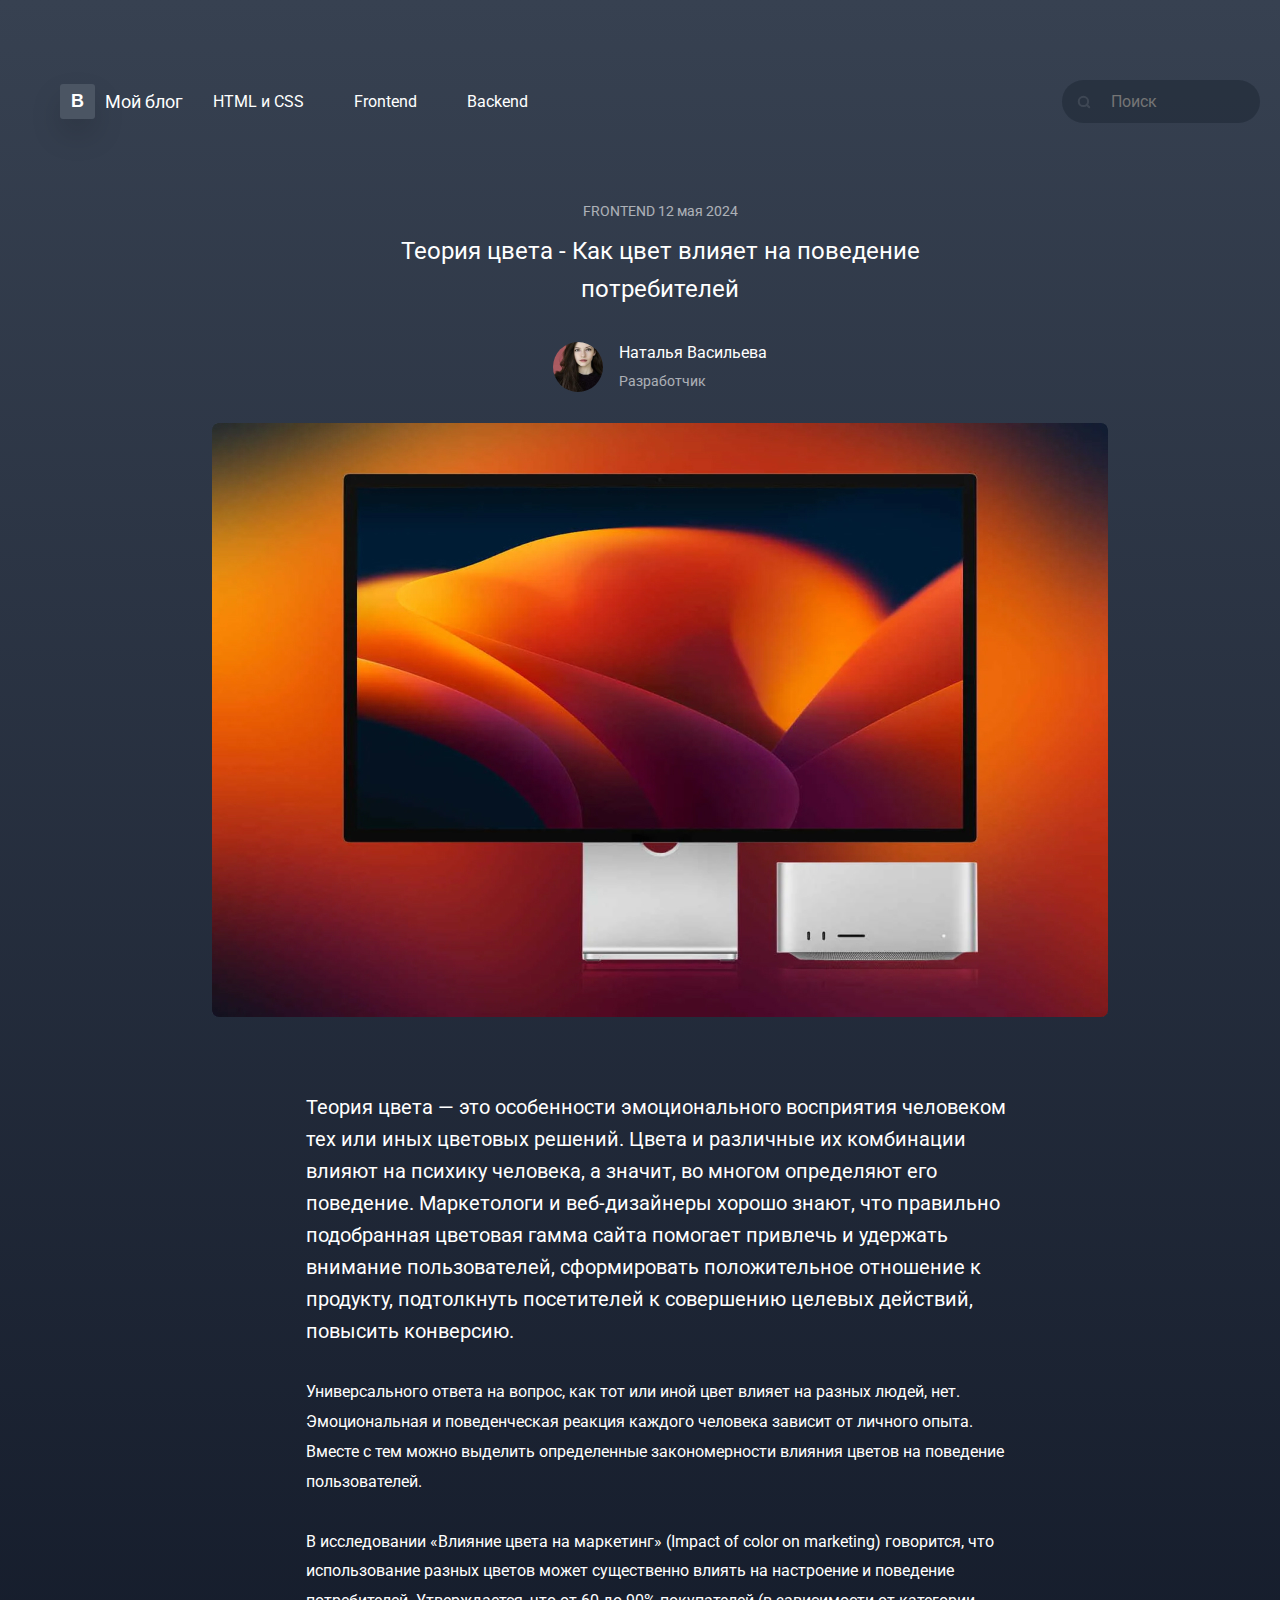
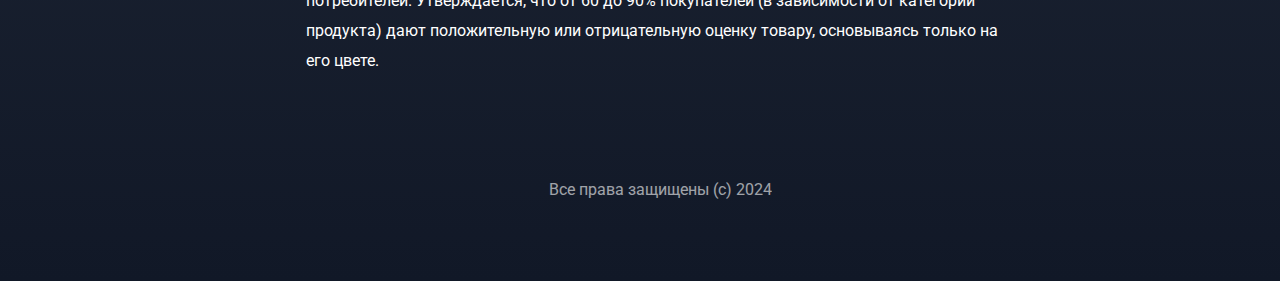
<file: 1-blog/index.html>
<!DOCTYPE html>
<html lang="en">
<head>
    <meta charset="UTF-8">
    <meta name="viewport" content="width=device-width, initial-scale=1.0">
    <title>Blog</title>
    <link rel="stylesheet" href="reset.css">
    <link rel="stylesheet" href="style.css">
    <link href="https://fonts.googleapis.com/css2?family=Roboto&family=Source+Sans+3:ital,wght@0,600;1,600&display=swap" rel="stylesheet"
</head>
<body>
    <header class="header">
        <div class="container header__container">
            <div class="header__info">
                <div class="header__logo">
                    <a class="header__logo--link" href="/"><span><p>B</p></span><p class="header__logo--text">Мой блог</p></a>
                </div>
                <ul class="header__items">
                    <li class="header__item"><a href="#!">HTML и CSS</a></li>
                    <li class="header__item"><a href="#!">Frontend</a></li>
                    <li class="header__item"><a href="#!">Backend</a></li>
                </ul>
            </div>
            <div class="header__input">
                <form action="/test">
                    <label for="text">
                        <input type="text" placeholder="Поиск" id="text">
                        <svg width="14" height="14" viewBox="0 0 14 14" fill="none" xmlns="http://www.w3.org/2000/svg">
                            <g opacity="0.1" clip-path="url(#clip0_2_4373)">
                              <path d="M6.41667 11.0833C8.994 11.0833 11.0833 8.994 11.0833 6.41667C11.0833 3.83934 8.994 1.75 6.41667 1.75C3.83934 1.75 1.75 3.83934 1.75 6.41667C1.75 8.994 3.83934 11.0833 6.41667 11.0833Z" stroke="white" stroke-width="2" stroke-linecap="round" stroke-linejoin="round" />
                              <path d="M12.25 12.25L9.71249 9.71246" stroke="white" stroke-width="2" stroke-linecap="round" stroke-linejoin="round" />
                            </g>
                            <defs>
                              <clipPath id="clip0_2_4373">
                                <rect width="14" height="14" fill="white" />
                              </clipPath>
                            </defs>
                          </svg>
                    </label>
                </form>
            </div>
        </div>
    </header>

    <main class="main">
        <section class="frontend">
            <div class="container frontend__container">
                <div class="frontend__desc">
                    <h2>FRONTEND 12 мая 2024</h2>
                </div>
                <h1 class="frontend__title">  Теория цвета - Как цвет влияет на поведение потребителей</h1>
                <div class="frontend__info">
                    <svg width="50" height="50" viewBox="0 0 50 50" fill="none" xmlns="http://www.w3.org/2000/svg" xmlns:xlink="http://www.w3.org/1999/xlink">
                        <circle cx="25" cy="25" r="25" fill="url(#pattern0_2_4362)" />
                        <defs>
                          <pattern id="pattern0_2_4362" patternContentUnits="objectBoundingBox" width="1" height="1">
                            <use xlink:href="#image0_2_4362" transform="translate(0 -0.244186) scale(0.00581395)" />
                          </pattern>
                          <image id="image0_2_4362" width="172" height="256" xlink:href="[data-uri]" />
                        </defs>
                      </svg>
                      <div class="frontend__info--text">
                        <p class="frontend__info--name">Наталья Васильева</p>
                        <p class="frontend__info--prof">Разработчик</p>
                      </div>
                </div>
                <div class="frontend__page">
                    <img src="img/Rectangle.jpg" alt="картинка компьютера">
                </div>
                <div class="frontend__text">
                    <p class="frontend__text--main">Теория цвета — это особенности эмоционального восприятия человеком тех или иных цветовых решений. Цвета и различные их комбинации влияют на психику человека, а значит, во многом определяют его поведение. Маркетологи и веб-дизайнеры хорошо знают, что правильно подобранная цветовая гамма сайта помогает привлечь и удержать внимание пользователей, сформировать положительное отношение к продукту, подтолкнуть посетителей к совершению целевых действий, повысить конверсию.</p>
                    <p class="frontend__text--develop">Универсального ответа на вопрос, как тот или иной цвет влияет на разных людей, нет. Эмоциональная и поведенческая реакция каждого человека зависит от личного опыта. Вместе с тем можно выделить определенные закономерности влияния цветов на поведение пользователей.</p>
                    <p class="frontend__text--develop">В исследовании «Влияние цвета на маркетинг» (Impact of color on marketing) говорится, что использование разных цветов может существенно влиять на настроение и поведение потребителей. Утверждается, что от 60 до 90% покупателей (в зависимости от категории продукта) дают положительную или отрицательную оценку товару, основываясь только на его цвете.</p>
                </div>
            </div>
        </section>
    </main>
    <footer class="footer">
        <div class="container">
            <p>Все права защищены (c) 2024</p>
        </div>
    </footer>
</body>
</html>
</file>
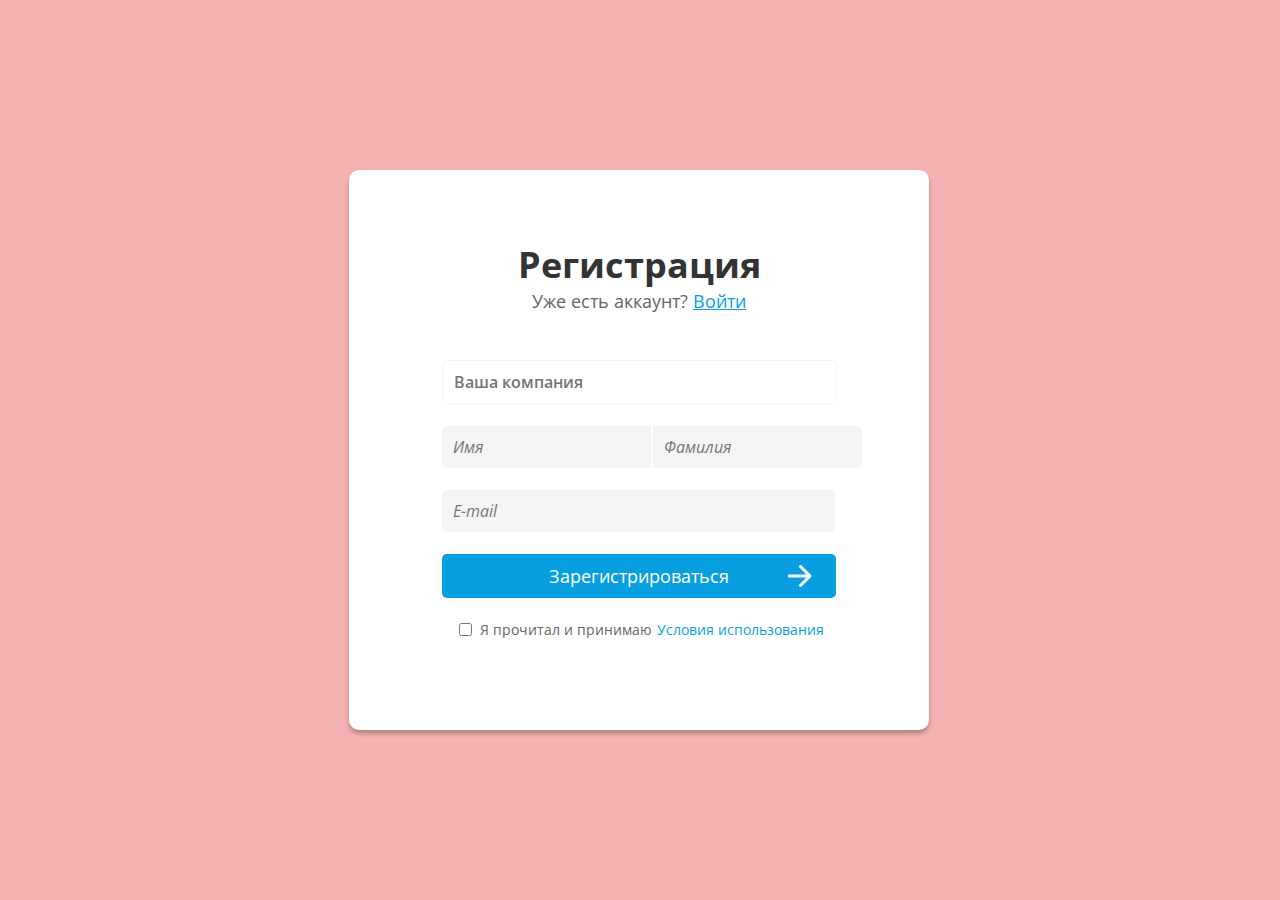
<file: 2-form/index.html>
<!DOCTYPE html>
<html lang="en">
<head>
    <meta charset="UTF-8">
    <meta name="viewport" content="width=device-width, initial-scale=1.0">
    <title>Form</title>
    <link rel="preconnect" href="https://fonts.googleapis.com">
    <link rel="preconnect" href="https://fonts.gstatic.com" crossorigin>
    <link href="https://fonts.googleapis.com/css2?family=Open+Sans:ital,wght@0,300..800;1,300..800&display=swap" rel="stylesheet">
    <link rel="stylesheet" href="reset.css">
    <link rel="stylesheet" href="style.css">
</head>
<body>
    <main class="main">
        <section class="form">
            <div class="form__contain">
                <h1>Регистрация</h1>
                <p>Уже есть аккаунт?
                <a href="#!">Войти</a></p>
            </div>
            <form action="#">
                <div class="container">
                    <div class="form__input">
                        <input type="text" placeholder="Ваша компания">
                    </div>
                    <div class="form__input--fio">
                        <input class="form__input--name" type="name" placeholder="Имя">
                        <input class="form__input--surname" type="surname" placeholder="Фамилия">
                    </div>
                    <div class="form__input--email">
                        <input type="email" placeholder="E-mail">
                    </div>
                    <div class="form__btn">
                        <button>Зарегистрироваться
                            <svg width="24" height="24" viewBox="0 0 24 24" fill="none" xmlns="http://www.w3.org/2000/svg">
                                <path d="M23.0607 13.0607C23.6464 12.4749 23.6464 11.5251 23.0607 10.9393L13.5147 1.3934C12.9289 0.807611 11.9792 0.807611 11.3934 1.3934C10.8076 1.97919 10.8076 2.92893 11.3934 3.51472L19.8787 12L11.3934 20.4853C10.8076 21.0711 10.8076 22.0208 11.3934 22.6066C11.9792 23.1924 12.9289 23.1924 13.5147 22.6066L23.0607 13.0607ZM0 13.5H22V10.5H0V13.5Z" fill="white" />
                              </svg>
                        </button>
                    </div>
                </div>
                <div class="form__checkbox">
                    <input type="checkbox" name="agree" id="agree"> 
                    <label for="agree">Я прочитал и принимаю</label>
                    <a href="#!">Условия использования</a>
       
                </div>
            </form>
        </section>
    </main>
</body>
</html>
</file>
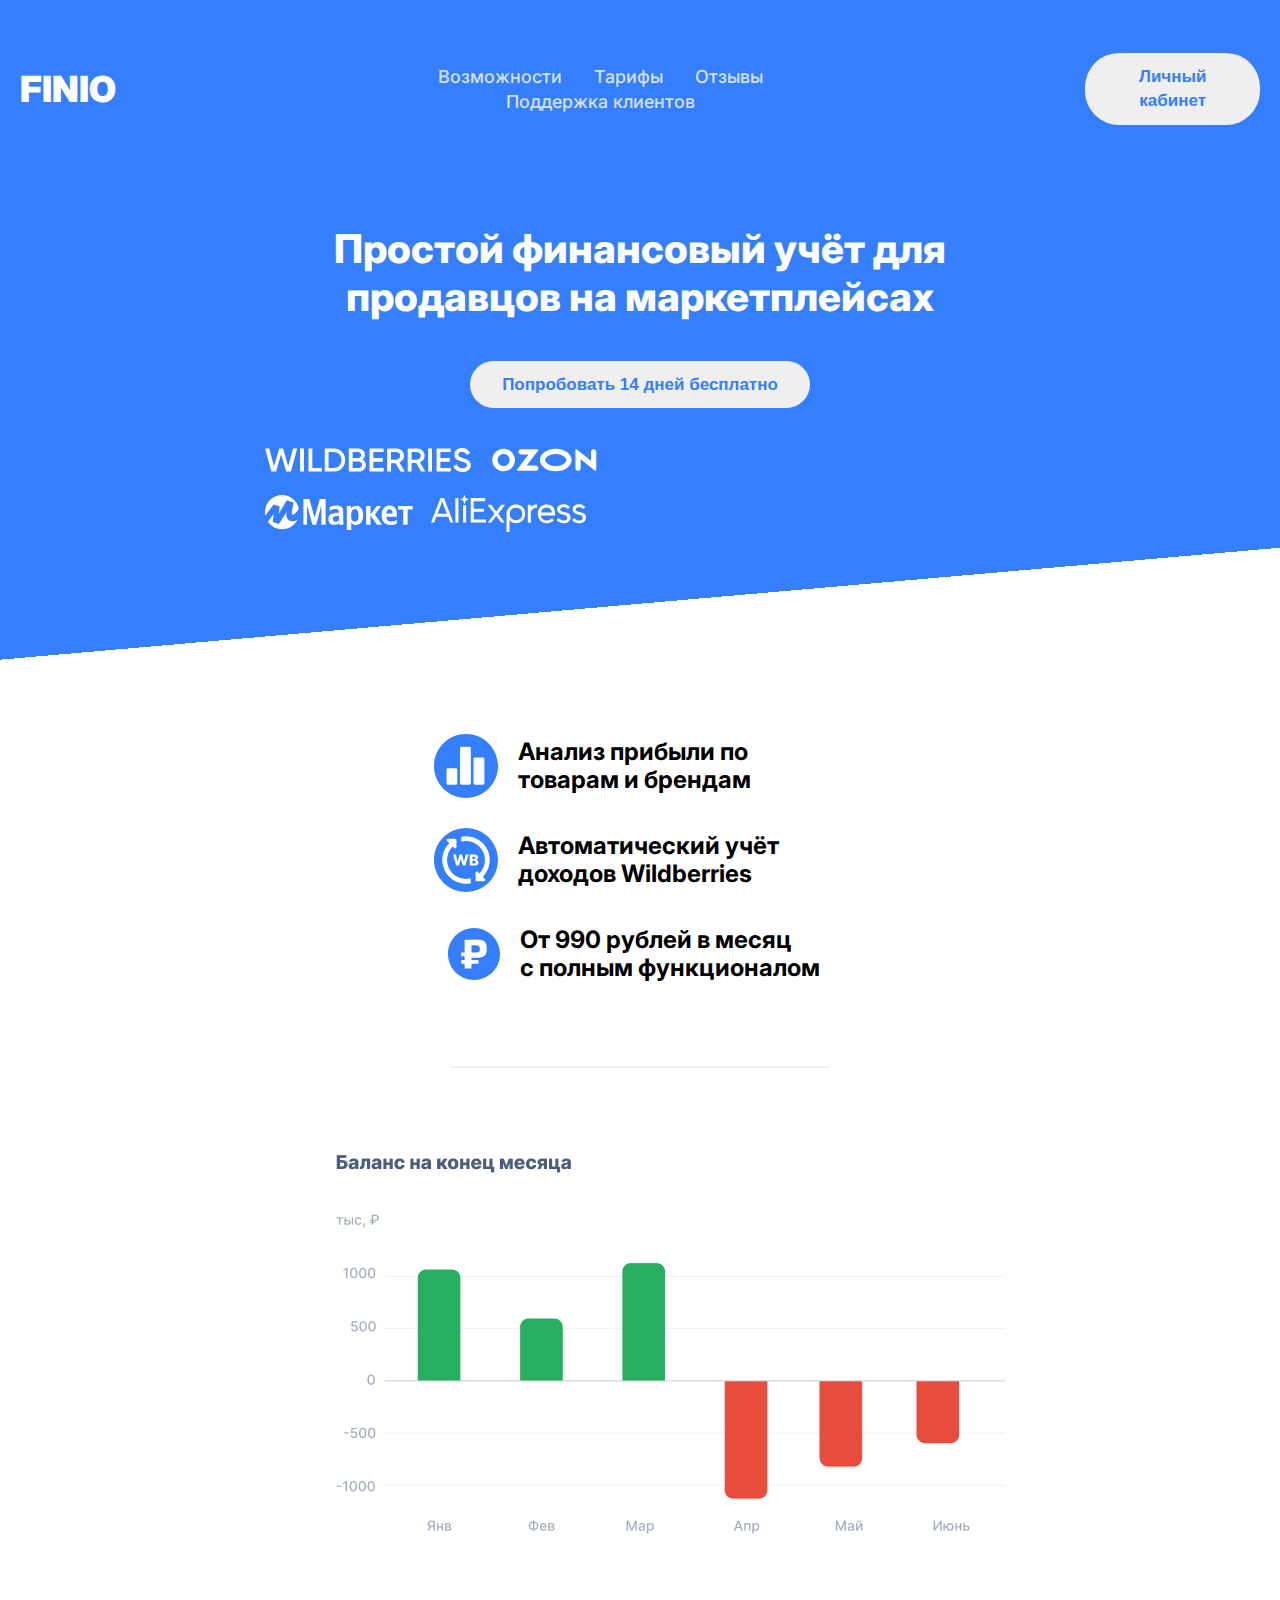
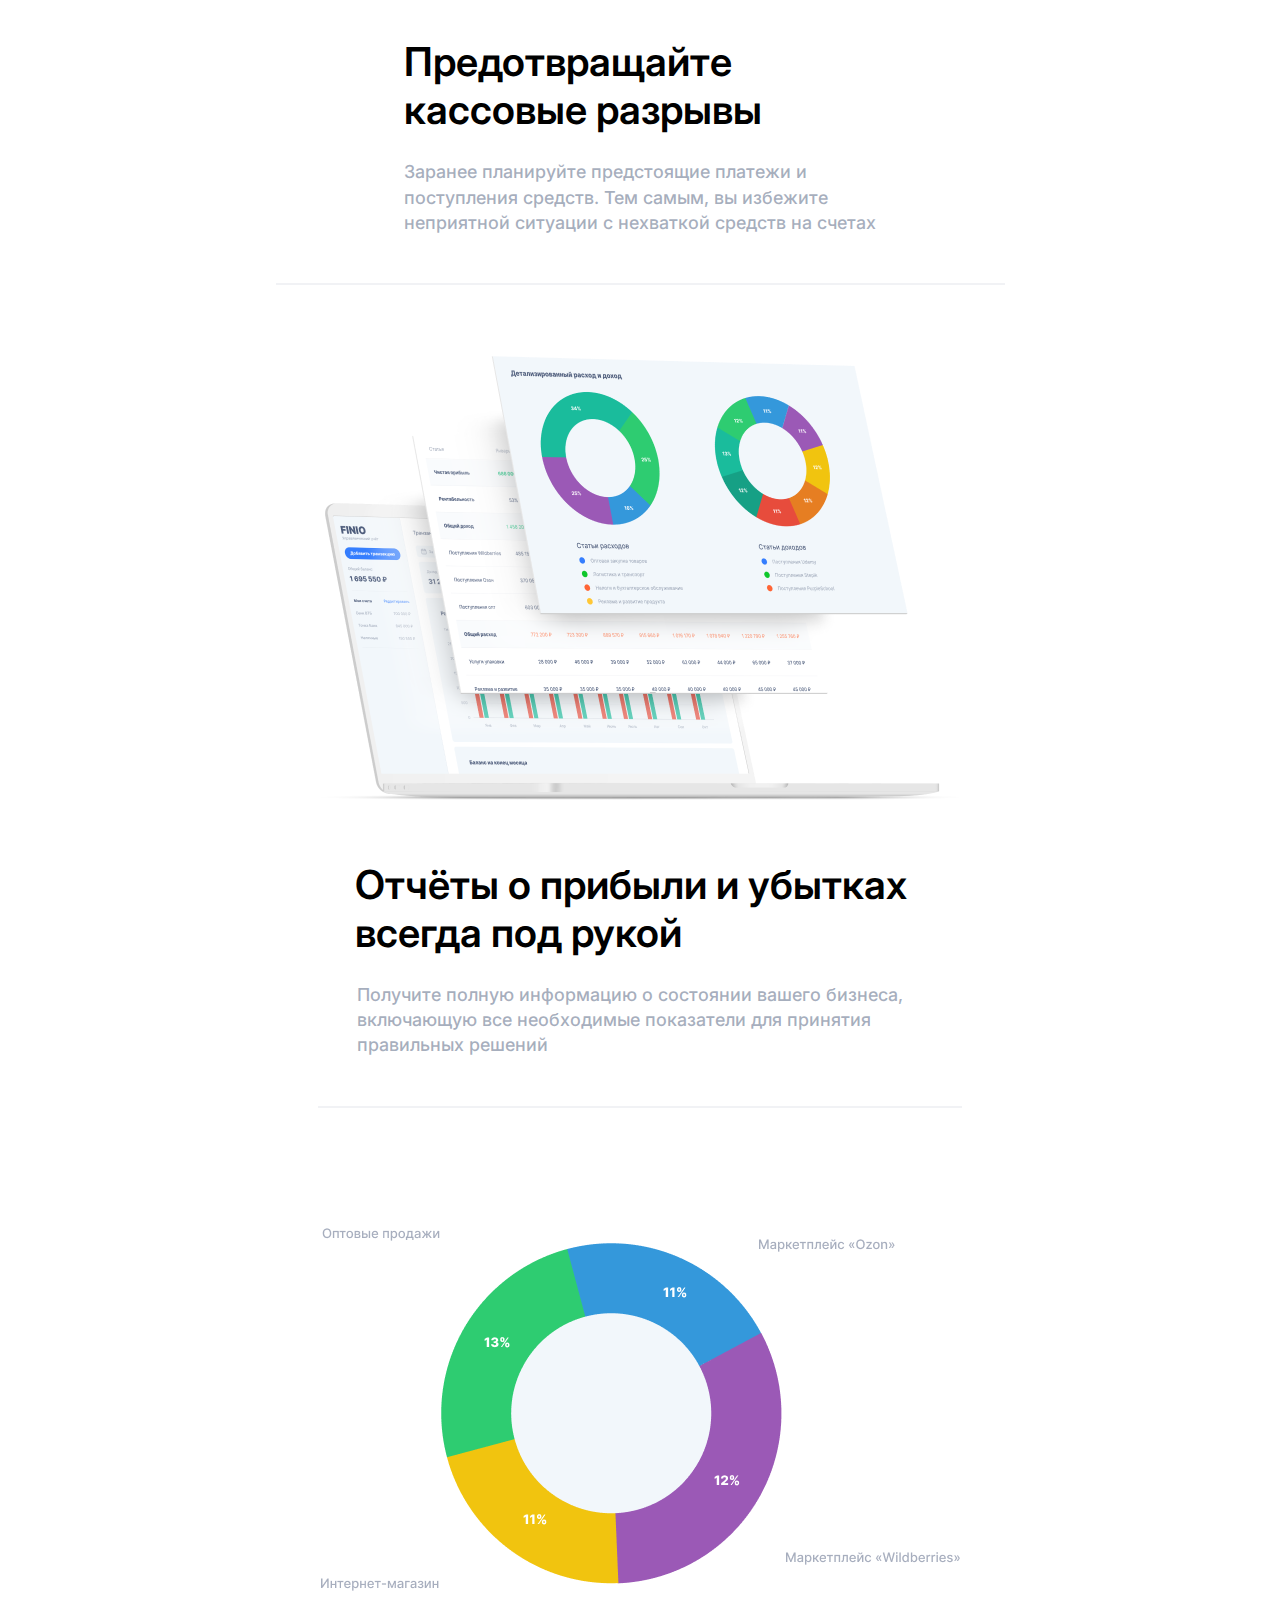
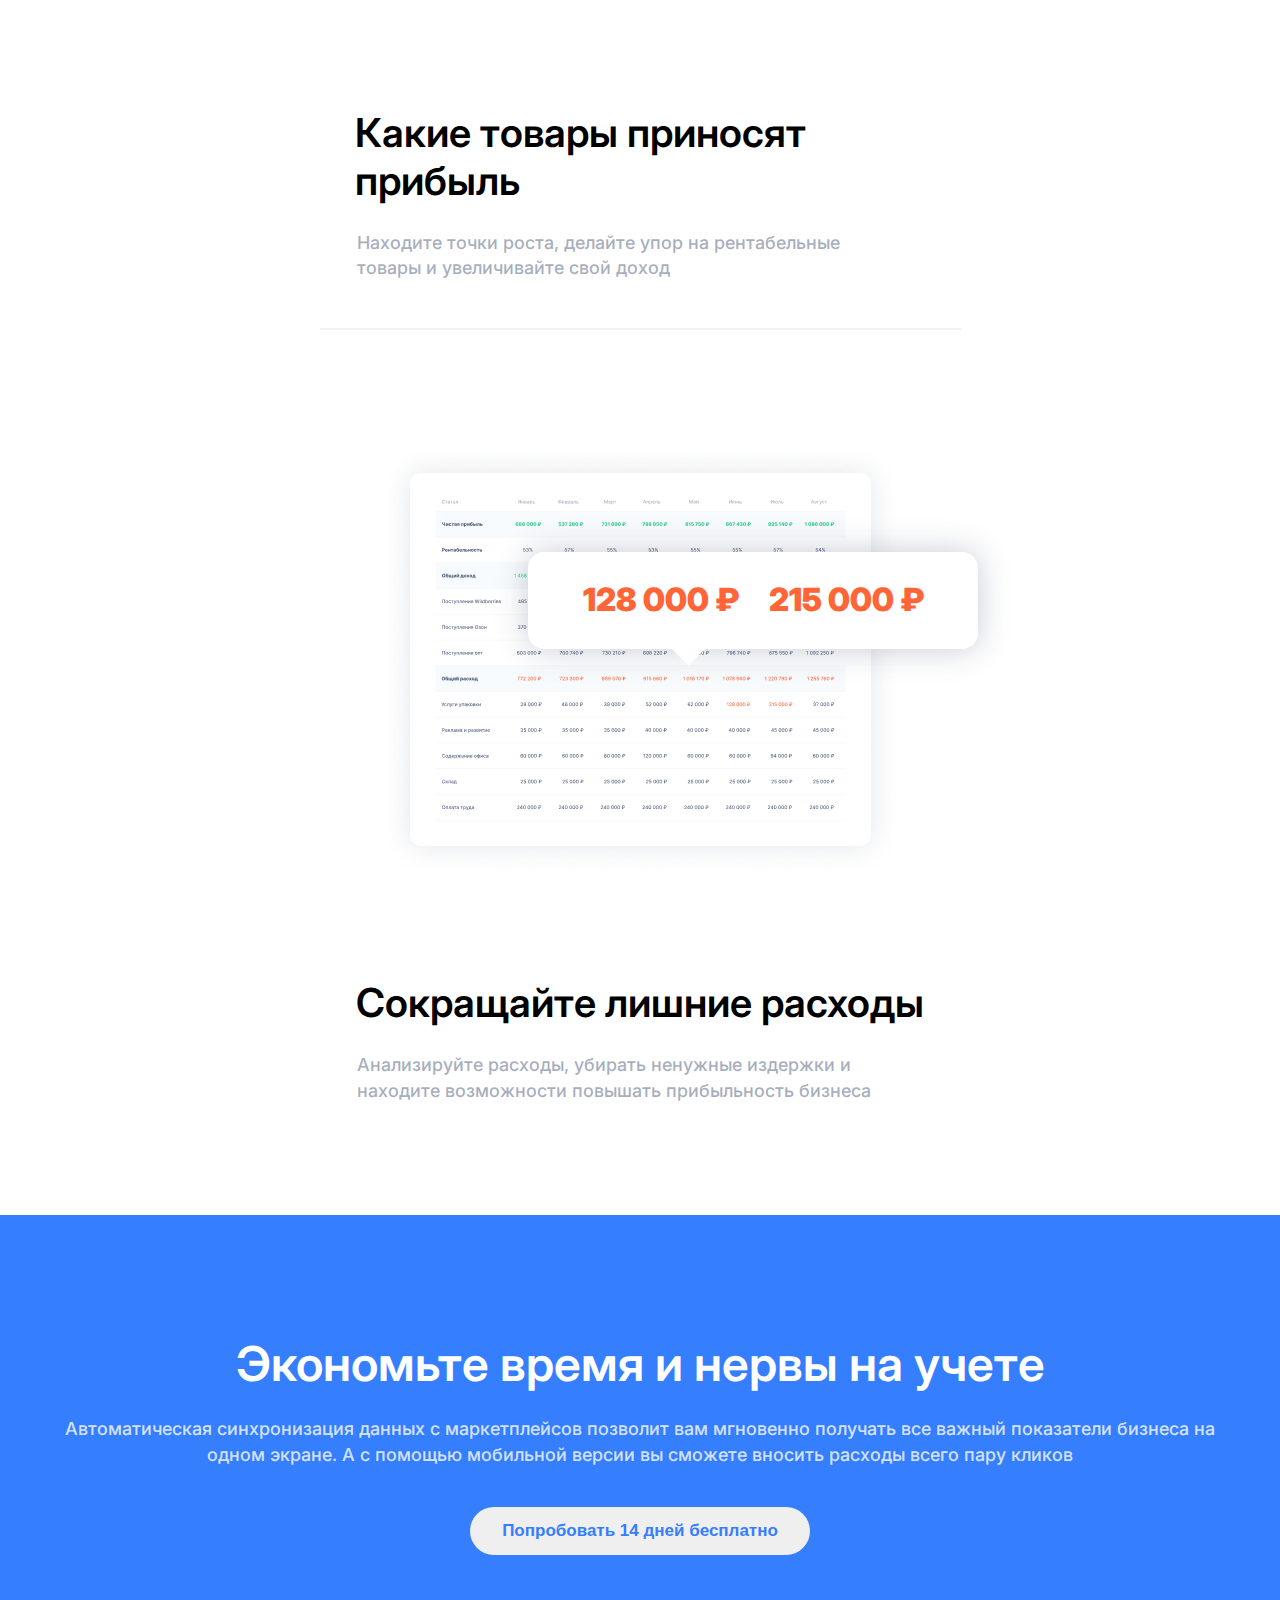
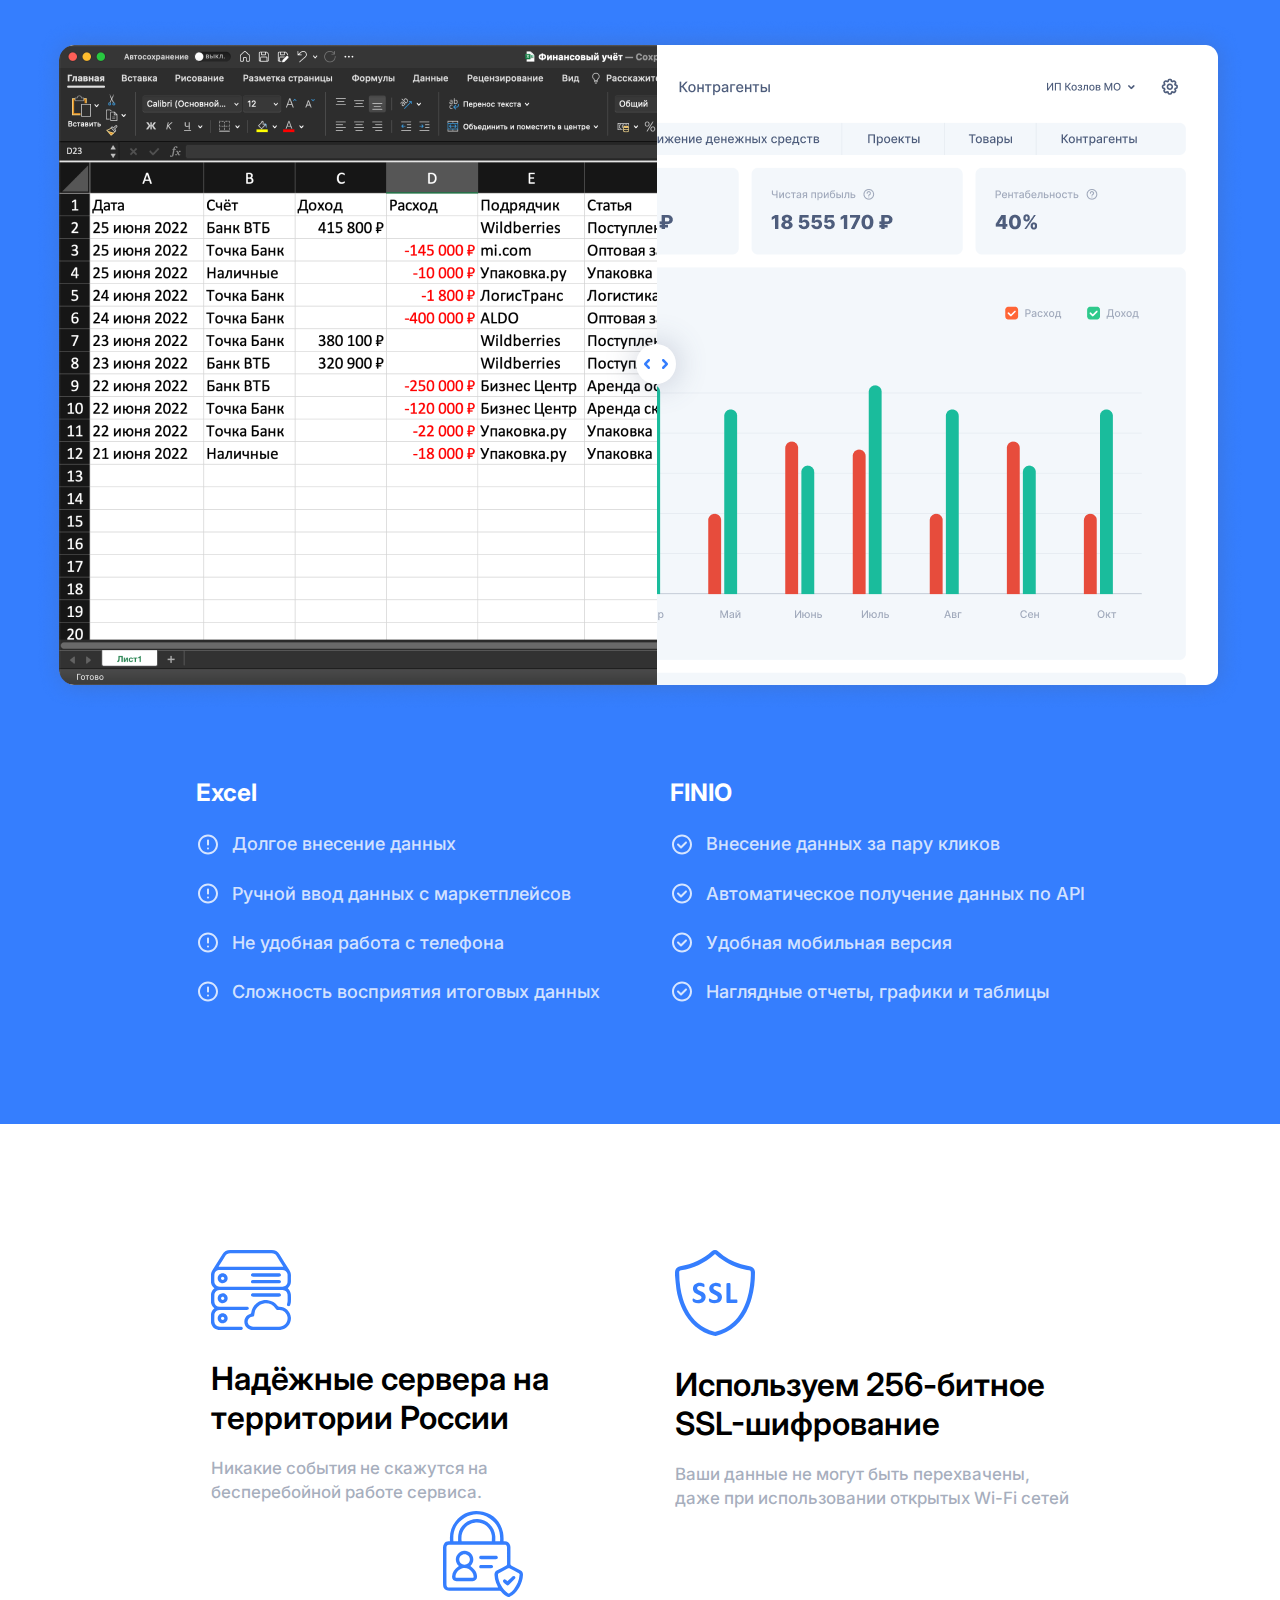
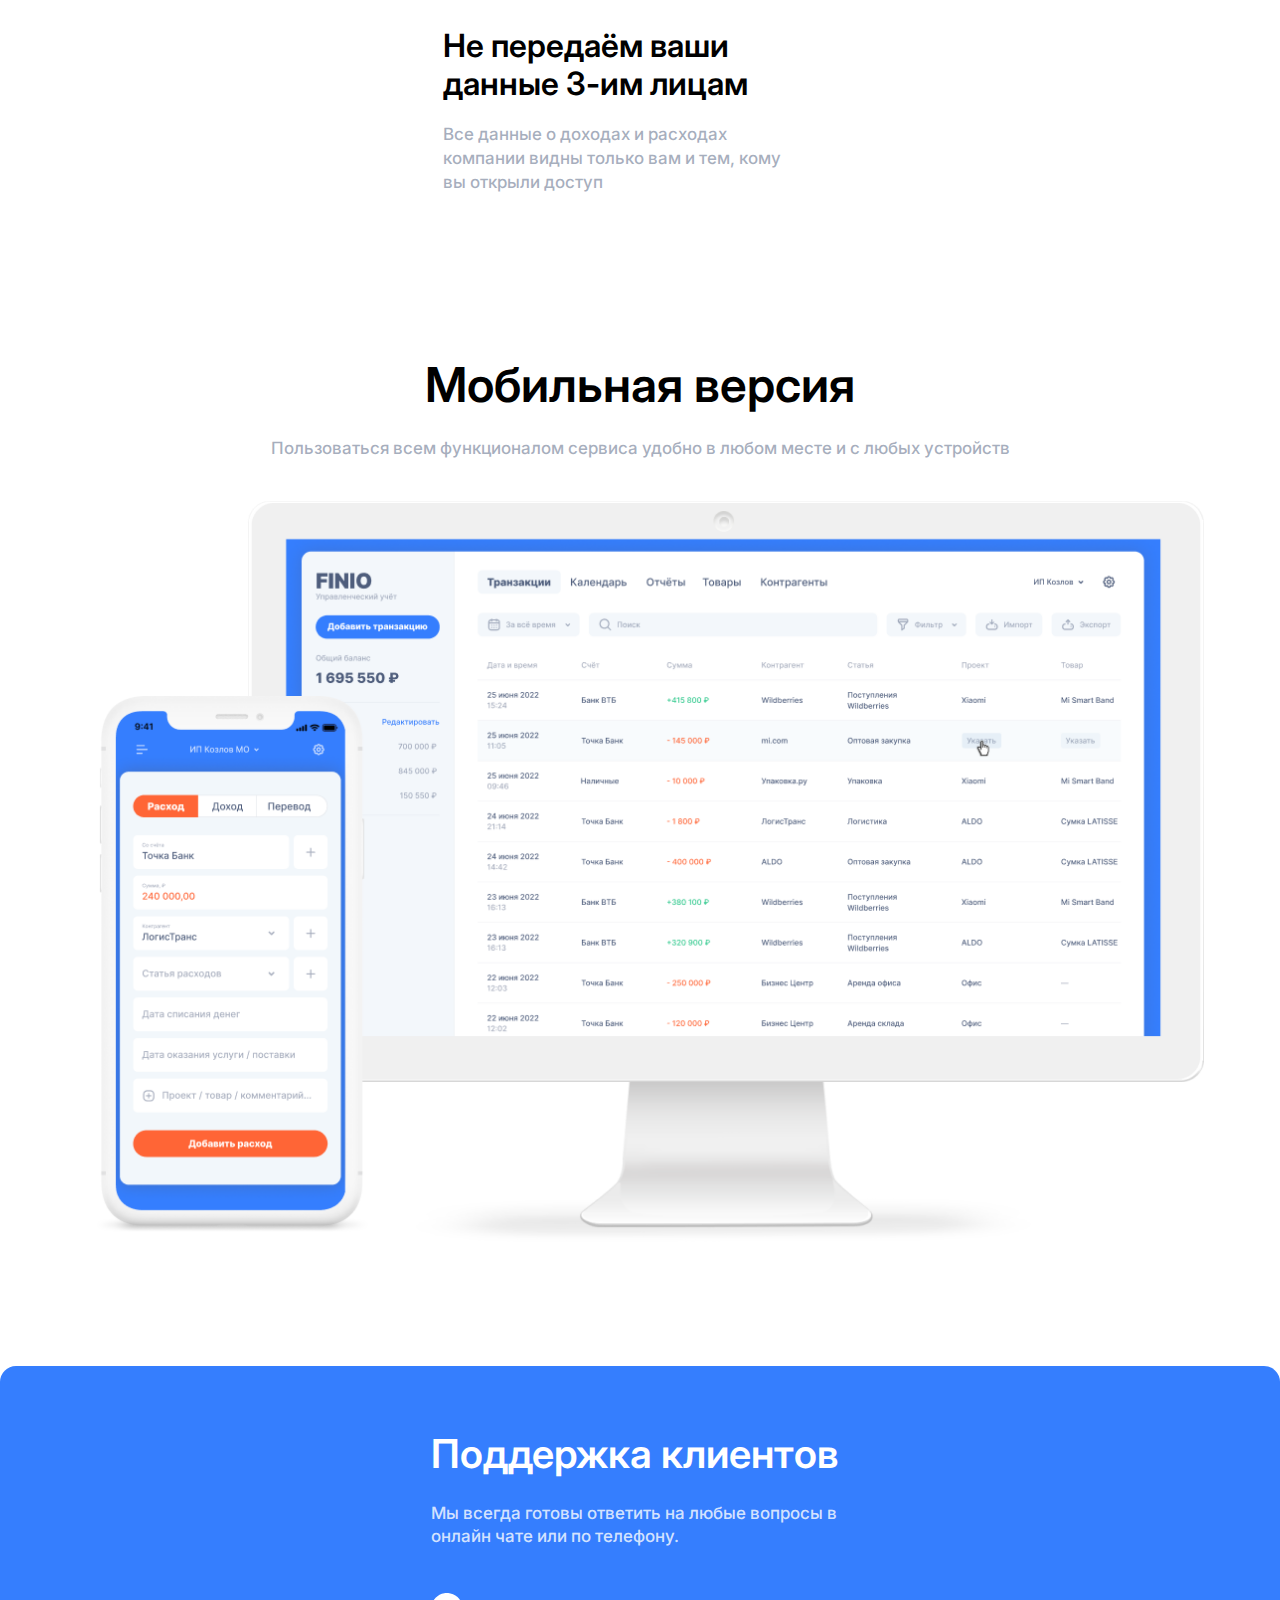
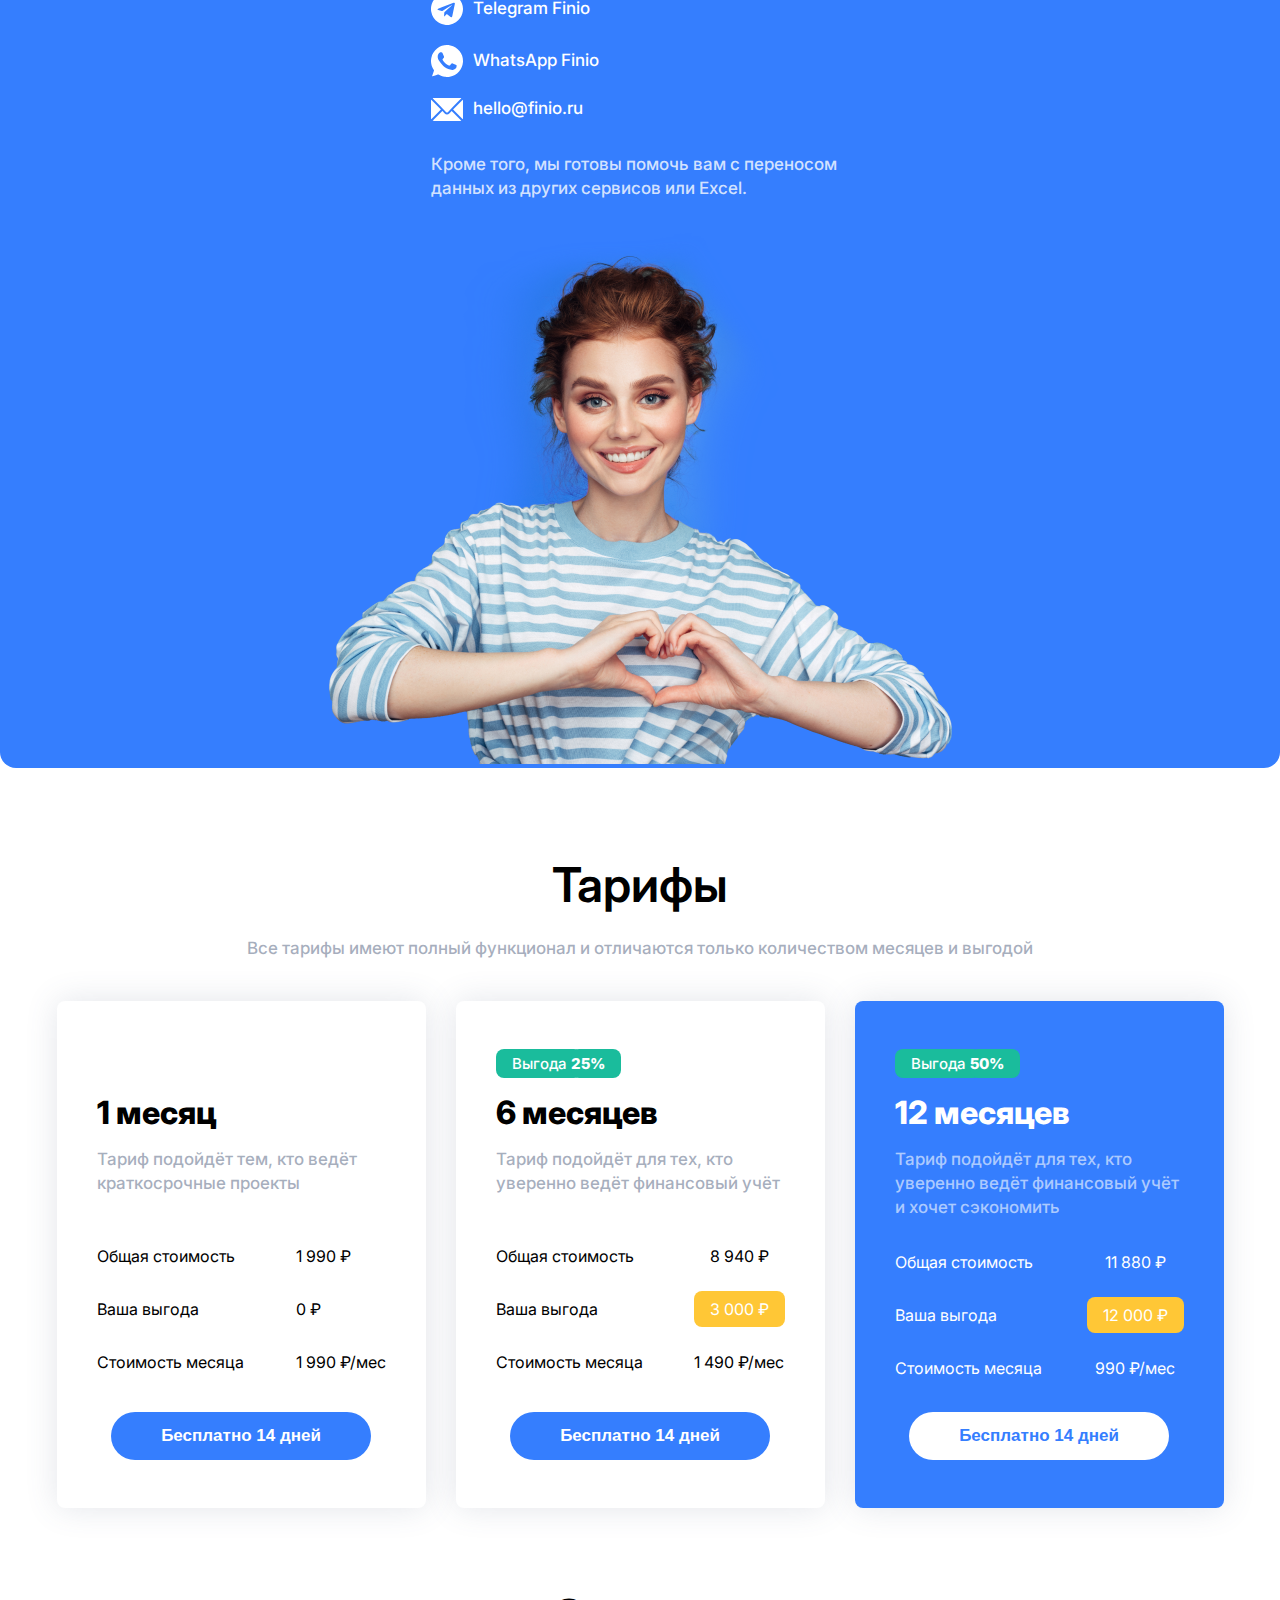
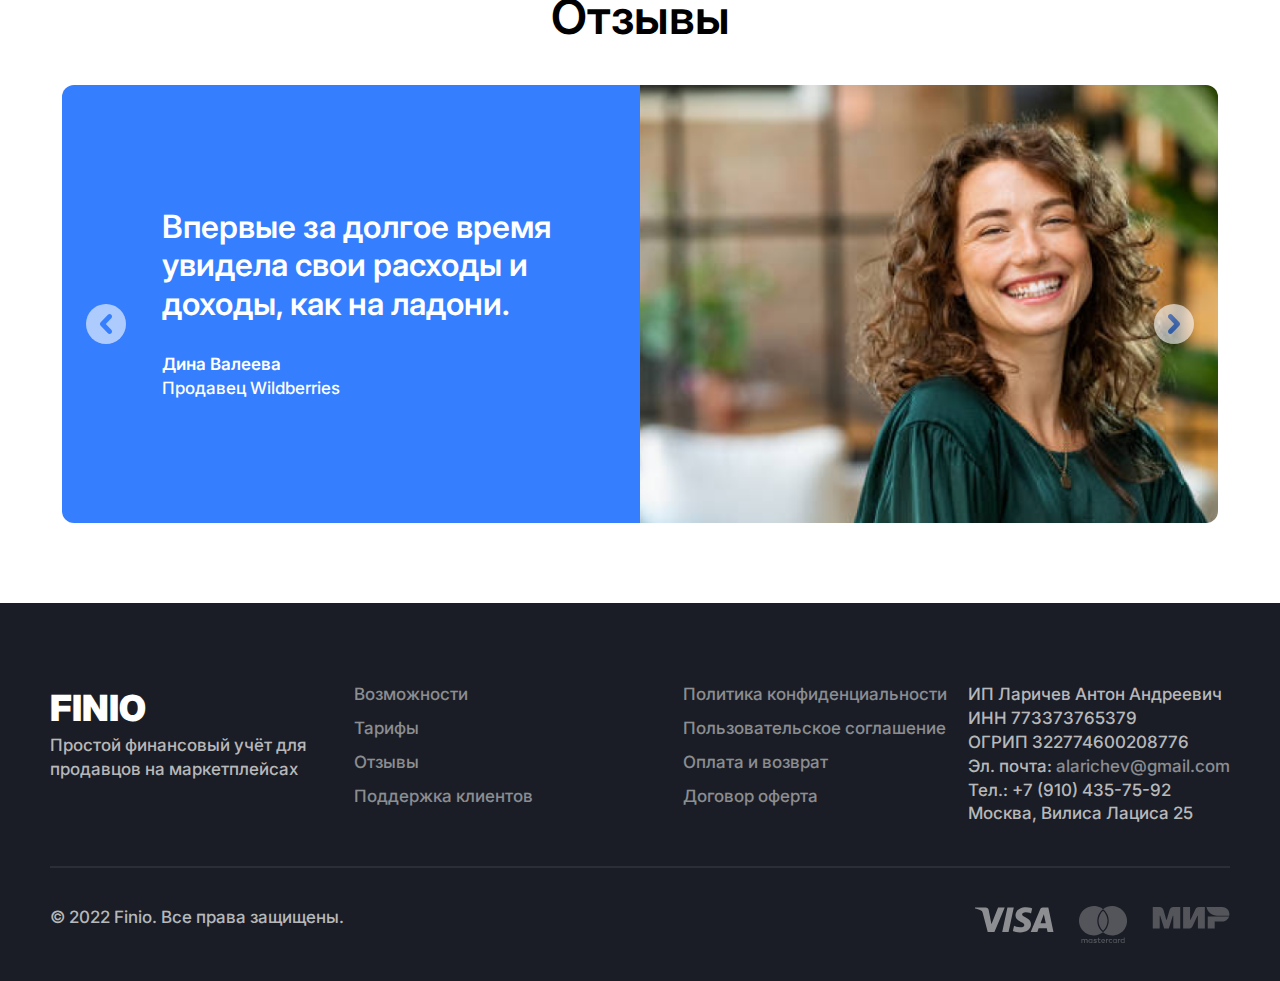
<file: 3-finio/index.html>
<!DOCTYPE html>
<html lang="en">
<head>
    <meta charset="UTF-8">
    <meta name="viewport" content="width=device-width, initial-scale=1.0">
    <title>FINIO</title>
    <link rel="preconnect" href="https://fonts.googleapis.com">
    <link rel="preconnect" href="https://fonts.gstatic.com" crossorigin>
    <link href="https://fonts.googleapis.com/css2?family=Inter:wght@100..900&display=swap" rel="stylesheet">
    <link rel="stylesheet" href="style/reset.css">
    <link rel="stylesheet" href="style/style.css">
    <link rel="stylesheet" href="style/header.css">
    <link rel="stylesheet" href="style/financial.css">
    <link rel="stylesheet" href="style/promo.css">
    <link rel="stylesheet" href="style/marketing.css">
    <link rel="stylesheet" href="style/savings.css">
    <link rel="stylesheet" href="style/reliability.css">
    <link rel="stylesheet" href="style/mobile.css">
    <link rel="stylesheet" href="style/support.css">
    <link rel="stylesheet" href="style/rate.css">
    <link rel="stylesheet" href="style/customerReviews.css">
    <link rel="stylesheet" href="style/footerFinio.css">
</head>
<body>
    <header class="header">
      <div class="container header__container">
        <div class="header__logo">
            <a href="#!">finio</a>
        </div>
        <nav class="header__nav"> 
            <ul class="header__items">
                <li><a href="#!">Возможности</a></li>
                <li><a href="#!">Тарифы</a></li>
                <li><a href="#!">Отзывы</a></li>
                <li><a href="#!">Поддержка клиентов</a></li>
            </ul>
        </nav>
        <div class="header__btn">
            <button class="btn">Личный кабинет</button>
        </div>
        <div class="header__menu"></div>
      </div>
      <div class="header__link"></div>
    </header>
    
    <main class="main">
        <section class="financial">
          <div class="container financial__container">
            <div class="financial__contant">
              <div class="financial__title">
                  <h1>Простой финансовый учёт для продавцов на маркетплейсах</h1>
              </div>
              <div class="financial__btn">
                  <button class="btn">Попробовать 14 дней бесплатно</button>
              </div>
              <div class="financial__partners">
                  <svg width="206" height="24" viewBox="0 0 206 24" fill="none" xmlns="http://www.w3.org/2000/svg">
                      <path d="M6.36241 23.5611L0.0834961 0.414141H4.20227L9.02658 18.1922L14.197 0.412598L18.0364 0.414141L23.2248 18.2867L28.0708 0.418513L32.1895 0.412598L25.9079 23.557L21.1338 23.5521L16.1182 6.26628L11.098 23.5566L6.36241 23.5611Z" fill="white" />
                      <path d="M35.03 0.426758H38.9506V23.5467H35.03V0.426758Z" fill="white" />
                      <path d="M47.3329 19.9201H56.8777V23.5467H43.4933V0.426758H47.3329V19.9201Z" fill="white" />
                      <path d="M68.9376 0.453414C72.1552 0.453414 74.8321 1.57344 76.9412 3.78676C79.0773 6.00007 80.1589 8.74679 80.1589 12.0001C80.1589 15.2268 79.0773 17.9734 76.9412 20.2134C74.8321 22.4268 72.1552 23.5467 68.9376 23.5467H59.7171V0.426758H68.9376V0.453414ZM68.9376 19.9467C71.1547 19.9467 72.9664 19.2001 74.3184 17.7068C75.7244 16.2134 76.4274 14.2934 76.4274 12.0267C76.4274 9.70678 75.7244 7.8401 74.3184 6.34679C72.9394 4.85339 71.1277 4.10673 68.9376 4.10673H63.5838V19.9467H68.9376Z" fill="white" />
                      <path d="M100.844 16.942C100.844 18.8363 100.169 20.4104 98.7895 21.6644C97.4103 22.9184 95.7878 23.5587 93.7872 23.5587H83.7554V0.426758H93.0569C94.9769 0.426758 96.5986 1.06713 97.9238 2.26773C99.2763 3.49499 99.9252 5.01582 99.9252 6.83004C99.9252 8.85779 99.1135 10.4053 97.5458 11.5526C99.6003 12.6198 100.844 14.5407 100.844 16.942ZM87.6218 4.00199V10.0851H93.0835C94.7875 10.0851 96.0852 8.75107 96.0852 7.04356C96.0852 5.33596 94.7875 4.00199 93.0835 4.00199H87.6218ZM93.8138 19.9836C95.5983 19.9836 97.0049 18.5695 97.0049 16.7552C97.0049 14.9409 95.5983 13.5269 93.8138 13.5269H87.6218V20.0102H93.8138V19.9836Z" fill="white" />
                      <path d="M108.334 19.9302H118.717V23.5587H104.494V0.426758H118.555V4.0553H108.334V10.0584H117.717V13.6603H108.334V19.9302Z" fill="white" />
                      <path d="M135.537 23.5587L130.561 15.1277H126.018V23.5587H122.179V0.426758H131.561C133.671 0.426758 135.455 1.1471 136.888 2.61453C138.348 4.02864 139.106 5.78956 139.106 7.87061C139.106 10.8055 137.24 13.5002 134.455 14.5674L139.781 23.5587H135.537ZM126.018 4.0019V11.7392H131.535C133.589 11.7392 135.212 10.0317 135.212 7.87061C135.212 5.73616 133.563 4.0019 131.535 4.0019H126.018Z" fill="white" />
                      <path d="M156.058 23.558L151.11 15.1226H146.567V23.558H142.728V0.414062H152.11C154.22 0.414062 156.004 1.13483 157.437 2.60303C158.897 4.01783 159.655 5.7796 159.655 7.86178C159.655 10.7982 157.789 13.4943 155.004 14.5621L160.33 23.558H156.058ZM146.567 3.99109V11.7325H152.084C154.138 11.7325 155.761 10.024 155.761 7.86178C155.761 5.72629 154.112 3.99109 152.084 3.99109H146.567Z" fill="white" />
                      <path d="M163.143 0.416992H166.983V23.5584H163.143V0.416992Z" fill="white" />
                      <path d="M175.365 19.9302H185.748V23.5586H171.525V0.426758H185.585V4.0553H175.365V10.0584H184.747V13.6603H175.365V19.9302Z" fill="white" />
                      <path d="M188.425 18.2933L191.751 16.3733C192.697 18.9867 194.617 20.2666 197.564 20.2666C200.484 20.2666 201.917 19.04 201.917 17.2267C201.917 16.2667 201.512 15.5733 200.755 15.0933C199.997 14.5867 198.592 14.0266 196.591 13.44C194.346 12.7733 193.238 12.3466 191.669 11.3333C190.156 10.2667 189.398 8.74663 189.398 6.66669C189.398 4.61331 190.128 3.01337 191.615 1.81337C193.076 0.586629 194.86 0 196.942 0C200.701 0 203.594 1.92 205.108 5.09331L201.863 6.93334C200.89 4.8 199.24 3.70663 196.942 3.70663C194.698 3.70663 193.264 4.82666 193.264 6.58663C193.264 8.29337 194.4 9.09334 197.997 10.1866C198.889 10.48 199.538 10.6934 199.943 10.8533C200.376 10.9867 200.943 11.2267 201.674 11.52C202.431 11.8133 203.026 12.16 203.378 12.4533C204.622 13.4133 205.946 14.9866 205.784 17.2C205.784 19.28 205.027 20.96 203.486 22.1866C201.971 23.4134 199.971 24 197.483 24C192.94 23.9733 189.641 21.84 188.425 18.2933Z" fill="white" />
                    </svg>
                    <svg width="110" height="24" viewBox="0 0 110 24" fill="none" xmlns="http://www.w3.org/2000/svg">
                      <path d="M15.3937 18.0018C18.0878 17.6602 20.2642 15.4839 20.6079 12.7876C20.7279 11.8673 20.6349 10.9318 20.3361 10.0532C20.0372 9.17454 19.5405 8.37631 18.8843 7.72008C18.228 7.06384 17.4298 6.56713 16.5512 6.26828C15.6726 5.96943 14.737 5.87643 13.8168 5.99644C11.1205 6.34019 8.94414 8.51654 8.60254 11.2107C8.48252 12.1309 8.57553 13.0665 8.87438 13.9451C9.17323 14.8237 9.66993 15.6219 10.3262 16.2782C10.9824 16.9344 11.7806 17.4311 12.6593 17.73C13.5379 18.0288 14.4734 18.1218 15.3937 18.0018ZM15.7611 0.711328C18.3549 0.984381 20.7763 2.1396 22.6205 3.98382C24.4648 5.82804 25.62 8.24948 25.893 10.8433C26.6041 18.019 20.6229 24.0002 13.4451 23.2891C10.8517 23.0156 8.43073 21.8601 6.58694 20.016C4.74315 18.1718 3.58824 15.7506 3.31528 13.1571C2.60415 5.9814 8.58535 0.00020051 15.7611 0.711328ZM31.9816 1.16035H48.5911C49.2227 1.16035 49.5793 1.88222 49.1991 2.38495L37.7072 17.5463H46.7112C48.3526 17.5463 49.6438 19.0395 49.3044 20.7411C49.0551 21.9893 47.8842 22.8401 46.6124 22.8401H28.5742C27.9491 22.8401 27.5946 22.1246 27.9705 21.6283L39.471 6.45406H32.0805C30.8086 6.45406 29.6377 5.60113 29.3885 4.35505C29.0469 2.6535 30.3402 1.16035 31.9816 1.16035ZM104.063 1.2205C105.778 0.859569 107.286 2.15721 107.286 3.8072V22.0752C107.286 22.7133 106.549 23.0678 106.051 22.6725L91.7227 11.3052V20.1975C91.7227 21.8475 90.2146 23.1451 88.5001 22.7842C87.2712 22.5264 86.429 21.3813 86.429 20.1266V1.92304C86.429 1.28496 87.166 0.930467 87.6644 1.32578L101.994 12.6931V3.8781C101.994 2.62342 102.839 1.48046 104.065 1.2205H104.063ZM66.756 0.65332C75.528 0.65332 82.6392 5.73219 82.6392 11.997C82.6392 18.2618 75.528 23.3406 66.756 23.3406C57.984 23.3406 50.8727 18.2618 50.8727 11.997C50.8727 5.73219 57.984 0.65332 66.756 0.65332ZM66.756 5.94703C60.6953 5.94703 56.1664 9.14173 56.1664 11.997C56.1664 14.8522 60.6953 18.0469 66.756 18.0469C72.8167 18.0469 77.3455 14.8544 77.3455 11.997C77.3455 9.13958 72.8167 5.94703 66.756 5.94703Z" fill="white" />
                    </svg>
                    <div>
                      <svg width="34" height="35" viewBox="0 0 34 35" fill="none" xmlns="http://www.w3.org/2000/svg">
                          <path fill-rule="evenodd" clip-rule="evenodd" d="M32.6838 24.1411C30.0069 30.0752 24.0456 34.1901 17.0958 34.1901C11.2178 34.1901 5.98694 31.2198 2.90442 26.6872L8.82545 18.8453L7.67441 26.9452L13.9412 29.1193L21.5722 16.9269C21.2311 19.1863 20.6769 24.4299 25.6647 26.0499C28.1294 26.8 30.4973 25.9213 32.6838 24.1411ZM33.8798 13.8215C31.4242 17.527 29.0577 20.1473 27.7963 19.8258C25.6595 19.2811 27.5169 12.5598 28.755 8.07947C28.7767 8.00109 28.7982 7.92339 28.8194 7.84643V7.71853L21.8706 5.33119L13.5575 18.8879L14.7085 11.4701L8.69756 9.38115L0.292274 20.3818C0.0912143 19.3186 -0.00943655 18.2198 0.000696068 17.0951C0.000696068 7.63096 7.63167 0 17.0958 0C25.4398 0 32.359 5.93163 33.8798 13.8215Z" fill="white" />
                        </svg>
                        <svg width="110" height="32" viewBox="0 0 110 32" fill="none" xmlns="http://www.w3.org/2000/svg">
                          <path d="M9.39415 26.6296H13.1457L18.3893 7.14714V26.6296H22.6098V0.880371H16.812L11.5683 19.766L6.32471 0.880371H0.398987V26.6296H4.02263V7.14714L9.39415 26.6296ZM40.2591 13.8829C40.2591 9.32133 37.9996 7.61609 33.3102 7.61609C30.3687 7.61609 28.0666 8.51134 26.7024 9.32133V12.945C27.8534 12.0497 30.4539 11.1118 32.756 11.1118C34.9302 11.1118 35.8254 11.9218 35.8254 13.8402V14.8634H35.1433C28.4076 14.8634 25.3382 17.1228 25.3382 20.917C25.3382 24.7112 27.5976 26.8427 31.0507 26.8427C33.6512 26.8427 34.8023 26.0327 35.6123 25.1375H35.8254C35.8254 25.6064 36.0386 26.2885 36.1665 26.6296H40.5149C40.387 25.1375 40.3017 23.5601 40.3017 22.068C40.2591 22.068 40.2591 13.8829 40.2591 13.8829ZM35.8254 22.1959C35.2712 23.0059 34.2481 23.688 32.6281 23.688C30.795 23.688 29.8997 22.537 29.8997 20.9596C29.8997 18.7854 31.3918 18.0181 35.2712 18.0181H35.9533V22.2386H35.8254V22.1959ZM47.89 7.95714H43.7974V32.0011H48.2311V24.498C49.3821 26.2033 50.9595 27.0132 52.9205 27.0132C57.2689 27.0132 60.2104 23.6028 60.2104 17.336C60.2104 11.0692 57.3541 7.65872 53.1337 7.65872C51.0874 7.65872 49.3821 8.55397 48.1032 10.3871C48.1458 10.3445 47.89 7.95714 47.89 7.95714ZM51.6842 23.5601C49.4247 23.5601 48.1458 21.6417 48.1458 17.4212C48.1458 13.0729 49.3821 11.1545 51.8974 11.1545C54.2847 11.1545 55.521 13.0729 55.521 17.2933C55.521 21.6417 54.2847 23.5601 51.6842 23.5601ZM73.9803 26.6296H79.0107L71.934 16.6113L78.2007 7.95714H73.7671L67.5003 16.6113V7.95714H63.0667V26.6296H67.5003V17.5065L73.9803 26.6296ZM93.8037 25.3933V21.7696C92.4395 22.6649 90.1801 23.4749 88.0059 23.4749C84.8086 23.4749 83.5723 21.9828 83.3165 18.7854H93.889V16.3981C93.889 9.91817 91.0327 7.53083 86.5991 7.53083C81.2276 7.53083 78.6271 11.6234 78.6271 17.336C78.6271 23.8159 81.8244 27.0132 87.4091 27.0132C90.5211 26.9706 92.5674 26.2885 93.8037 25.3933ZM86.6417 11.1545C88.8159 11.1545 89.498 12.9876 89.498 15.2471V15.5881H83.3165C83.4444 12.6466 84.5954 11.1545 86.6417 11.1545ZM109.748 11.4955V7.95714H94.9548V11.4955H100.198V26.6296H104.632V11.4955H109.748Z" fill="white" />
                        </svg>
                    </div>
                    <svg width="155" height="37" viewBox="0 0 155 37" fill="none" xmlns="http://www.w3.org/2000/svg">
                      <path d="M39.7056 27.5682V3.07227H54.1838V6.1434H42.7036V13.675H53.0138V16.7461H42.7036V24.424H54.9881V27.4951H39.7056V27.5682Z" fill="white" />
                      <path d="M70.1974 27.5667L65.2251 21.0588L60.2528 27.5667H56.7429L63.5433 18.8651L56.3773 9.87109H60.3259L65.2251 16.5983L70.1974 9.87109H74.0729L67.2725 18.8651L73.7073 27.5667H70.1974Z" fill="white" />
                      <path d="M78.5337 24.9355V37.0007H75.5356V18.9395C75.5356 14.3328 79.0455 9.43359 84.5297 9.43359C90.087 9.43359 94.255 12.9435 94.255 18.7201C94.255 24.3505 90.0139 28.226 85.1878 28.226C82.8479 28.226 79.7036 27.2023 78.5337 24.9355ZM91.1107 18.7201C91.1107 14.7715 88.5514 12.4316 84.0178 12.651C81.8242 12.7241 78.4605 14.3328 78.753 19.9632C78.8261 21.7913 80.7273 25.228 84.8953 25.228C88.4783 25.228 91.1107 23.1806 91.1107 18.7201Z" fill="white" />
                      <path d="M96.8143 27.567V9.87147H99.8123V11.7726C101.275 10.0908 103.542 9.50586 105.955 9.50586V12.7232C105.589 12.6501 102.006 12.2114 99.8123 16.8912V27.6402H96.8143V27.567Z" fill="white" />
                      <path d="M106.759 18.7201C106.759 13.6016 110.415 9.43359 115.46 9.43359C121.749 9.43359 124.089 13.6016 124.089 18.9395V20.4019H110.049C110.269 23.7656 113.267 25.5205 116.045 25.4474C118.093 25.3742 119.482 24.7893 120.945 23.3268L122.919 25.3742C121.091 27.1292 118.751 28.2991 115.899 28.2991C110.561 28.226 106.759 24.2774 106.759 18.7201ZM115.241 12.4316C112.389 12.4316 110.196 14.9178 110.049 17.6233H120.945C120.945 14.9909 119.043 12.4316 115.241 12.4316Z" fill="white" />
                      <path d="M125.624 25.084L127.818 23.1097C127.745 23.1097 128.915 24.2796 129.061 24.3527C129.573 24.7915 130.085 25.084 130.743 25.2302C132.644 25.7421 136.081 25.5958 136.373 22.9634C136.519 21.501 135.423 20.6966 134.179 20.1848C132.571 19.5998 130.816 19.3804 129.207 18.6492C127.379 17.8449 126.209 16.4555 126.209 14.4081C126.209 9.07018 133.814 8.19271 137.251 10.6789C137.397 10.8251 139.079 12.3607 139.006 12.3607L136.812 14.1156C135.715 12.7994 134.691 12.1413 132.351 12.1413C131.181 12.1413 129.573 12.6532 129.28 13.8963C128.842 15.6512 130.816 16.3093 132.132 16.6749C133.887 17.1136 135.788 17.4061 137.324 18.3567C139.444 19.6729 139.956 22.5247 139.152 24.7183C138.274 27.1314 135.642 28.082 133.302 28.1551C130.523 28.3013 128.11 27.4239 126.136 25.4496C125.99 25.4496 125.624 25.084 125.624 25.084Z" fill="white" />
                      <path d="M141.053 25.084L143.247 23.1097C143.174 23.1097 144.344 24.2796 144.49 24.3527C145.002 24.7915 145.514 25.084 146.172 25.2302C148.073 25.7421 151.51 25.5958 151.802 22.9634C151.948 21.501 150.852 20.6966 149.609 20.1848C148 19.5998 146.245 19.3804 144.636 18.6492C142.808 17.8449 141.638 16.4555 141.638 14.4081C141.638 9.07018 149.243 8.19271 152.68 10.6789C152.826 10.8251 154.508 12.3607 154.435 12.3607L152.241 14.1156C151.144 12.7994 150.12 12.1413 147.781 12.1413C146.611 12.1413 145.002 12.6532 144.709 13.8963C144.271 15.6512 146.245 16.3093 147.561 16.6749C149.316 17.1136 151.217 17.4061 152.753 18.3567C154.873 19.6729 155.385 22.5247 154.581 24.7183C153.703 27.1314 151.071 28.082 148.731 28.1551C145.952 28.3013 143.539 27.4239 141.565 25.4496C141.419 25.4496 141.053 25.084 141.053 25.084Z" fill="white" />
                      <path d="M19.3774 27.5672L17.1837 21.7175H5.33793L3.14426 27.5672H0L9.50589 3.07129H12.9426L22.3754 27.5672H19.3774ZM11.1146 6.58116L6.65413 18.7194H15.9407L11.1146 6.58116Z" fill="white" />
                      <path d="M24.3494 27.5672V3.07129H27.4206V27.5672H24.3494Z" fill="white" />
                      <path d="M32.0276 27.5678V10.2378H35.0988V27.5678H32.0276Z" fill="white" />
                      <path d="M38.0235 4.60669V4.31421C35.6836 4.24109 33.7824 2.33991 33.7093 0H33.2706C33.1974 2.33991 31.2963 4.24109 28.9564 4.31421V4.60669C31.2963 4.67982 33.1974 6.581 33.2706 8.92092H33.7093C33.7824 6.581 35.6836 4.67982 38.0235 4.60669Z" fill="white" />
                    </svg>
              </div>
          </div>
          <div class="financial__img">
              <img src="img/computer.png" alt="ноутбук">
          </div>
          </div>
        </section>

        <section class="promo">
            <div class="promo__content">
                <div class="promo__item">
                    <svg width="64" height="64" viewBox="0 0 64 64" fill="none" xmlns="http://www.w3.org/2000/svg">
                        <g clip-path="url(#clip0_1_1033)">
                          <path d="M31.9994 0C14.3267 0 0 14.3267 0 31.9994C0 49.6722 14.3267 63.9989 31.9994 63.9989C49.6722 63.9989 63.9989 49.6722 63.9989 31.9994C63.9989 14.3267 49.6733 0 31.9994 0ZM21.8315 50.6317C19.2114 50.6351 16.5913 50.6351 13.9722 50.6317C13.0567 50.6306 12.5058 50.0741 12.5047 49.1506C12.5013 46.9346 12.5047 44.7186 12.5047 42.5026C12.5047 40.3001 12.5036 38.0988 12.5047 35.8964C12.5047 34.9086 13.0353 34.3724 14.014 34.3724C16.6195 34.3701 19.2261 34.3701 21.8315 34.3724C22.7764 34.3724 23.3206 34.921 23.3217 35.8738C23.3239 40.2922 23.3239 44.7096 23.3217 49.128C23.3217 50.0797 22.7753 50.6306 21.8327 50.6317H21.8315ZM35.2698 50.6317C32.7061 50.6317 30.1424 50.6328 27.5787 50.6317C26.5503 50.6317 26.0265 50.1011 26.0265 49.0648C26.0265 43.2488 26.0265 37.4339 26.0265 31.6179C26.0265 25.8583 26.0265 20.0998 26.0265 14.3403C26.0265 13.1764 26.5097 12.6887 27.6634 12.6887C30.1989 12.6887 32.7343 12.6887 35.2698 12.6887C36.3298 12.6887 36.8446 13.2069 36.8446 14.2759C36.8446 25.8651 36.8446 37.4542 36.8446 49.0434C36.8446 50.109 36.3265 50.6317 35.271 50.6328L35.2698 50.6317ZM50.3664 49.1168C50.3664 50.0899 49.8212 50.6306 48.8458 50.6317C46.2539 50.634 43.662 50.634 41.0712 50.6317C40.0913 50.6317 39.5506 50.0932 39.5506 49.1179C39.5494 45.1092 39.5506 41.1005 39.5506 37.0918C39.5506 33.1114 39.5506 29.1309 39.5506 25.1505C39.5506 24.0227 40.045 23.5305 41.1773 23.5305C43.7263 23.5305 46.2765 23.5305 48.8255 23.5305C49.8336 23.5305 50.3676 24.0611 50.3687 25.0647C50.3687 33.082 50.3698 41.1005 50.3687 49.1179L50.3664 49.1168Z" fill="#357EFE" />
                        </g>
                        <defs>
                          <clipPath id="clip0_1_1033">
                            <rect width="64" height="64" fill="white" />
                          </clipPath>
                        </defs>
                      </svg>
                    <p>Анализ прибыли по товарам и брендам</p>
                </div>
                <div class="promo__item">
                    <svg width="64" height="64" viewBox="0 0 64 64" fill="none" xmlns="http://www.w3.org/2000/svg">
                        <g clip-path="url(#clip0_1_1037)">
                          <path d="M40.6422 30.961C40.8691 30.864 41.0463 30.724 41.1739 30.54C41.3014 30.3571 41.3658 30.1358 41.3658 29.8762C41.3658 29.5059 41.2348 29.2147 40.9718 29.0024C40.7088 28.7902 40.3554 28.6841 39.9084 28.6841H38.3867V31.1067H39.8655C40.1568 31.1067 40.4164 31.0581 40.6422 30.961Z" fill="#357EFE" />
                          <path d="M40.9662 32.9976C40.7212 32.8847 40.4288 32.8271 40.0868 32.8271H38.3878V35.4597H40.0383C40.6174 35.4597 41.0441 35.3502 41.3195 35.1301C41.595 34.9111 41.7327 34.6051 41.7327 34.2134C41.7327 33.9289 41.6661 33.684 41.5329 33.4774C41.3997 33.2708 41.2112 33.1105 40.9662 32.9976Z" fill="#357EFE" />
                          <path d="M31.9994 0C14.3267 0 0 14.3267 0 31.9994C0 49.6722 14.3267 63.9989 31.9994 63.9989C49.6722 63.9989 63.9989 49.6722 63.9989 31.9994C63.9989 14.3267 49.6733 0 31.9994 0ZM23.6841 33.8034L25.5885 26.5627H27.9953L29.8997 33.8192H29.9911L31.6642 26.5627H34.6094L31.3989 37.6123H28.825L26.8336 30.9112H26.7467L24.7554 37.6123H22.1871L18.9709 26.5627H21.9219L23.5892 33.8034H23.6807H23.6841ZM36.7069 55.2466C35.7519 55.3674 34.7946 55.4871 33.8373 55.6101C33.6566 55.6327 33.476 55.6643 33.2954 55.6914H30.6109C29.9268 55.6045 29.2404 55.5266 28.5575 55.4284C24.4404 54.838 20.7298 53.2665 17.4594 50.7062C13.1888 47.3625 10.2955 43.067 9.039 37.7816C7.18424 29.9821 8.8279 22.9356 13.9011 16.7098C14.3086 16.2097 14.7602 15.7446 15.2355 15.2129C14.4983 14.4802 13.7611 13.7465 13.0161 13.0059C12.1615 12.157 12.7632 10.6973 13.9677 10.6973H21.1203C21.8665 10.6973 22.4705 11.3013 22.4705 12.0475V19.0534C22.4705 20.2579 21.0131 20.8596 20.1631 20.0061L18.7045 18.5408C13.9948 22.9085 11.281 31.1392 14.4181 39.1001C17.5215 46.9741 26.4532 52.868 36.708 50.363V55.2444L36.7069 55.2466ZM35.7157 37.6134V26.5638H40.3239C41.1513 26.5638 41.8445 26.6812 42.4044 26.9149C42.9632 27.1486 43.3843 27.476 43.6665 27.8971C43.9487 28.3181 44.0898 28.8058 44.0898 29.359C44.0898 29.78 44.0018 30.1548 43.8257 30.4833C43.6496 30.813 43.4068 31.085 43.0975 31.3007C42.7882 31.5163 42.4304 31.6675 42.024 31.7533V31.8617C42.4699 31.8832 42.883 32.004 43.2623 32.223C43.6417 32.442 43.9464 32.7468 44.1767 33.1374C44.407 33.528 44.5222 33.9885 44.5222 34.5214C44.5222 35.1152 44.3709 35.6446 44.0684 36.1108C43.7658 36.5771 43.3289 36.944 42.7577 37.2115C42.1854 37.4791 41.4911 37.6134 40.6749 37.6134H35.7169H35.7157ZM55.3392 36.0228C54.5478 40.6806 52.5203 44.7288 49.312 48.1911C49.1653 48.3491 49.0163 48.506 48.8707 48.6652C48.8515 48.6866 48.8458 48.7205 48.8074 48.8097C49.5175 49.5175 50.231 50.2298 50.9557 50.9512C51.8283 51.8216 51.2131 53.314 49.9804 53.314H42.9192C42.156 53.314 41.5363 52.6953 41.5363 51.9311V44.967C41.5363 43.7353 43.0253 43.119 43.8956 43.9893L45.3327 45.4242C50.3066 40.7302 52.6355 32.4566 49.5581 24.7983C46.4323 17.018 37.5479 11.1252 27.2908 13.6099V8.67211C28.7347 8.54455 30.1864 8.29732 31.6359 8.30748C40.6309 8.3707 47.5499 12.2529 52.3352 19.8504C54.313 22.9909 55.3482 26.4837 55.618 30.1943C55.6282 30.3298 55.6711 30.4641 55.6982 30.5985V33.3767C55.5796 34.2583 55.4882 35.1456 55.3392 36.0228Z" fill="#357EFE" />
                        </g>
                        <defs>
                          <clipPath id="clip0_1_1037">
                            <rect width="64" height="64" fill="white" />
                          </clipPath>
                        </defs>
                      </svg>
                    <p>Автоматический учёт доходов Wildberries</p>
                </div>
                <div class="promo__item">
                    <svg width="64" height="64" viewBox="0 0 64 64" fill="none" xmlns="http://www.w3.org/2000/svg">
                        <g clip-path="url(#clip0_1_1043)">
                          <path d="M35.9991 21.4997C35.8456 21.4726 35.6898 21.4511 35.5351 21.4489C33.3925 21.4139 31.2499 21.3834 29.1061 21.3552C29.053 21.3552 29.0011 21.3913 28.9266 21.4184V30.1966C29.0643 30.2101 29.1761 30.2293 29.2878 30.2293C31.0229 30.2271 32.7592 30.2553 34.492 30.2045C35.3037 30.1808 36.1176 30.0363 36.9191 29.8884C38.0909 29.6739 38.7886 28.9085 38.9647 27.7684C39.1092 26.8325 39.1825 25.8662 39.1216 24.9236C38.9714 22.6082 38.2772 21.8959 35.9991 21.5008V21.4997Z" fill="#357EFE" />
                          <path d="M31.9994 0C14.3267 0 0 14.3267 0 31.9994C0 49.6722 14.3267 63.9989 31.9994 63.9989C49.6722 63.9989 63.9989 49.6722 63.9989 31.9994C63.9989 14.3267 49.6733 0 31.9994 0ZM47.3591 29.8636C46.7958 33.301 44.6328 35.2066 41.3342 35.9584C38.9398 36.5037 36.5003 36.5048 34.0653 36.5274C32.372 36.5432 30.6798 36.5308 28.921 36.5308V39.3745C29.1422 39.3745 29.3477 39.3745 29.5543 39.3745C31.8933 39.3745 34.2324 39.3722 36.5726 39.3756C37.4384 39.3767 37.5874 39.5336 37.5897 40.3984C37.5908 41.2563 37.5908 42.1143 37.5897 42.9711C37.5886 43.8392 37.4407 43.9984 36.5782 44.0006C34.2583 44.0063 31.9385 44.0029 29.6186 44.0029C29.4075 44.0029 29.1964 44.0029 28.8995 44.0029C28.8995 44.2546 28.8995 44.4601 28.8995 44.6667C28.8995 46.1478 28.9052 47.63 28.8961 49.1111C28.8916 49.8212 28.7663 49.9623 28.0946 49.9645C25.8143 49.9736 23.5328 49.9612 21.2524 49.9725C20.6823 49.9747 20.4554 49.7399 20.4645 49.1642C20.487 47.6831 20.4712 46.2008 20.4712 44.7197C20.4712 44.5086 20.4712 44.2987 20.4712 43.9927C19.532 43.9927 18.6447 43.9927 17.7574 43.9927C16.7715 43.9927 16.2786 43.4975 16.2786 42.5071C16.2786 41.7474 16.274 40.9865 16.2808 40.2268C16.2865 39.5765 16.4614 39.3869 17.1094 39.379C18.1988 39.3654 19.2893 39.3756 20.4227 39.3756V34.7867C19.3909 34.7867 18.3647 34.7867 17.3397 34.7867C16.3768 34.7867 16.2797 34.6873 16.2786 33.7086C16.2786 32.8506 16.2752 31.9927 16.2786 31.1358C16.2819 30.3953 16.4343 30.2384 17.1636 30.235C18.2349 30.2293 19.3051 30.2339 20.4667 30.2339V29.5238C20.4667 24.8841 20.4667 20.2443 20.4667 15.6057C20.4667 14.7026 20.5695 14.5852 21.4534 14.5502C25.9317 14.3707 30.4088 14.1506 34.8883 14.0388C37.2081 13.9813 39.5111 14.2398 41.7666 14.8753C44.6949 15.7006 46.4695 17.5926 47.1547 20.5187C47.8817 23.6163 47.8705 26.7433 47.3591 29.867V29.8636Z" fill="#357EFE" />
                        </g>
                        <defs>
                          <clipPath id="clip0_1_1043">
                            <rect width="64" height="64" fill="white" />
                          </clipPath>
                        </defs>
                      </svg>
                    <p>От 990 рублей в месяц <br>
                        с полным функционалом</p>
                </div>
            </div>
            
        </section>
        <div class="link"></div>
        <section class="marketing"> 
            <div class="container marketing__container">
             
                <div class="marketing__item grid-item1 marketing__grid">
                  <div class="marketing__link"></div>
                  <div class="marketing__content">
                      <h3>Предотвращайте <br> кассовые разрывы	</h3>
                      <p>Заранее планируйте предстоящие платежи и <br> поступления средств. Тем самым, вы избежите <br> неприятной ситуации с нехваткой средств на счетах</p>
                  </div>
                  <div class="marketing__img">
                    <picture>
                      <source media="(min-width: 928px)" srcset="img/balance.png">
                      <source media="(min-width: 385px)" srcset="img/balance-mobile.png">
                      <img src="img/balance.png" style="max-width: 100%" alt="баланс на конец месяца">
                    </picture>
                  </div>
              </div>
              <div class="marketing__item grid-item2 marketing__grid">
                  <div class="marketing__link"></div>
                  <div class="marketing__img">
                    <picture>
                      <source media="(min-width: 1011px)" srcset="img/report.png">
                      <source media="(min-width: 385px)" srcset="img/report-mobile.png">
                      <img src="img/report.png" style="max-width: 100%" alt="отчеты">
                    </picture>
                  </div>
                  <div class="marketing__content">
                      <h3>Отчёты о прибыли и убытках всегда под рукой</h3>
                      <p>Получите полную информацию о состоянии вашего бизнеса, включающую все необходимые показатели для принятия правильных решений</p>
                  </div>
              </div>
              <div class="marketing__item grid-item3 marketing__grid">
                  <div class="marketing__link"></div>
                  <div class="marketing__content">
                      <h3>Какие товары приносят прибыль</h3>
                      <p>Находите точки роста, делайте упор на рентабельные <br> товары и увеличивайте свой доход</p>
                  </div>
                  <div class="marketing__img">
                    <picture>
                      <source media="(min-width: 928px)" srcset="img/product.png">
                      <source media="(min-width: 385px)" srcset="img/product-mobile.png">
                      <img src="img/product.png" style="max-width: 100%" alt="товары которые приносят прибыль">
                    </picture>
                  </div>
              </div>
              <div class="marketing__item grid-item4 marketing__grid">
                <div class="marketing__img marketing__img--table">
                  <picture>
                    <source media="(min-width: 928px)" srcset="img/table1.png">
                    <source media="(min-width: 385px)" srcset="img/table1-mobile.png">
                    <img src="img/table1.png" style="max-width: 100%" alt="таблицы">

                    <div class="marketing__img--money">
                      <div class="marketing__img--text"><p>128 000 ₽</p><p>215 000 ₽</p></div>
                      <div class="marketing__img--square">
                        <svg width="95" height="48" viewBox="0 0 95 48" fill="none" xmlns="http://www.w3.org/2000/svg">
                          <path d="M47.5 47.5L0.5 0.5H94.5L47.5 47.5Z" fill="white" />
                        </svg>
                      </div>
                    </div>
                  </picture>
                </div>
                <div class="marketing__content">
                  <h3>Сокращайте лишние расходы</h3>
                  <p>Анализируйте расходы, убирать ненужные издержки и находите возможности повышать прибыльность бизнеса</p>
                </div>
              </div>
            </div>
        </section>

        <section class="savings">
          <div class="container savings__сontainer">
            <h2 class="savings__title">Экономьте время и нервы на учете</h2>
            <p class="savings__text">Автоматическая синхронизация данных с маркетплейсов позволит вам мгновенно получать все важный показатели бизнеса на одном экране. А с помощью мобильной версии вы сможете вносить расходы всего пару кликов</p>
            <div class="savings__btn">
                <button class="btn">Попробовать 14 дней бесплатно</button>
            </div>
            <div class="savings__content">
                  <picture class="savings__img--table">
                    <source media="(min-width: 1210px)" srcset="img/table-2.png">
                    <source media="(min-width: 375px)" srcset="img/table-2-mobile.png">
                    <img src="img/table-2.png" style="max-width: 100%" alt="таблицы">
                  </picture>

                  <picture class="savings__img--prev">
                    <source media="(min-width: 1210px)" srcset="img/prev.png">
                    <source media="(min-width: 375px)" srcset="img/prev-mobile.png">
                    <img src="img/prev.png"  alt="отчеты">
                  </picture>
                <div class="savings__content--btn">
                    <svg width="6" height="10" viewBox="0 0 6 10" fill="none" xmlns="http://www.w3.org/2000/svg">
                        <path d="M5.64813 2.13414L2.89681 5.00035L5.64813 7.86656C6.11729 8.35531 6.11729 9.14539 5.64813 9.63414C5.41415 9.87789 5.10701 10.0004 4.79984 10.0004C4.49267 10.0004 4.18553 9.87789 3.95155 9.63414L0.351869 5.88414C-0.11729 5.39539 -0.11729 4.60531 0.351869 4.11656L3.95155 0.366562C4.42071 -0.122187 5.17897 -0.122187 5.64813 0.366562C6.11729 0.855312 6.11729 1.64539 5.64813 2.13414Z" fill="#357EFE" />
                      </svg>
                      <svg width="6" height="10" viewBox="0 0 6 10" fill="none" xmlns="http://www.w3.org/2000/svg">
                        <path d="M5.64813 4.11656C6.11729 4.60531 6.11729 5.39539 5.64813 5.88414L2.04845 9.63414C1.81447 9.87789 1.50733 10.0004 1.20016 10.0004C0.892986 10.0004 0.585848 9.87789 0.351869 9.63414C-0.11729 9.14539 -0.11729 8.35531 0.351869 7.86656L3.10319 5.00035L0.351869 2.13414C-0.11729 1.64539 -0.11729 0.855312 0.351869 0.366562C0.821027 -0.122187 1.57929 -0.122187 2.04845 0.366562L5.64813 4.11656Z" fill="#357EFE" />
                      </svg>
                </div>
            </div>
            <div class="savings__list">
                <div class="savings__items">
                    <h4>Excel</h4>
                    <ul class="savings__items--excel">
                        <li><svg width="24" height="25" viewBox="0 0 24 25" fill="none" xmlns="http://www.w3.org/2000/svg">
                            <path d="M12 2.5C6.486 2.5 2 6.986 2 12.5C2 18.014 6.486 22.5 12 22.5C17.514 22.5 22 18.014 22 12.5C22 6.986 17.514 2.5 12 2.5ZM12 20.5C7.589 20.5 4 16.911 4 12.5C4 8.089 7.589 4.5 12 4.5C16.411 4.5 20 8.089 20 12.5C20 16.911 16.411 20.5 12 20.5ZM13 16.5C13 17.052 12.552 17.5 12 17.5C11.448 17.5 11 17.052 11 16.5C11 15.948 11.448 15.5 12 15.5C12.552 15.5 13 15.948 13 16.5ZM13 8.5V12.5C13 13.053 12.552 13.5 12 13.5C11.448 13.5 11 13.053 11 12.5V8.5C11 7.947 11.448 7.5 12 7.5C12.552 7.5 13 7.947 13 8.5Z" fill="white" fill-opacity="0.8" />
                          </svg>Долгое внесение данных</li>
                        <li><svg width="24" height="25" viewBox="0 0 24 25" fill="none" xmlns="http://www.w3.org/2000/svg">
                            <path d="M12 2.5C6.486 2.5 2 6.986 2 12.5C2 18.014 6.486 22.5 12 22.5C17.514 22.5 22 18.014 22 12.5C22 6.986 17.514 2.5 12 2.5ZM12 20.5C7.589 20.5 4 16.911 4 12.5C4 8.089 7.589 4.5 12 4.5C16.411 4.5 20 8.089 20 12.5C20 16.911 16.411 20.5 12 20.5ZM13 16.5C13 17.052 12.552 17.5 12 17.5C11.448 17.5 11 17.052 11 16.5C11 15.948 11.448 15.5 12 15.5C12.552 15.5 13 15.948 13 16.5ZM13 8.5V12.5C13 13.053 12.552 13.5 12 13.5C11.448 13.5 11 13.053 11 12.5V8.5C11 7.947 11.448 7.5 12 7.5C12.552 7.5 13 7.947 13 8.5Z" fill="white" fill-opacity="0.8" />
                          </svg>Ручной ввод данных с маркетплейсов</li>
                        <li><svg width="24" height="25" viewBox="0 0 24 25" fill="none" xmlns="http://www.w3.org/2000/svg">
                            <path d="M12 2.5C6.486 2.5 2 6.986 2 12.5C2 18.014 6.486 22.5 12 22.5C17.514 22.5 22 18.014 22 12.5C22 6.986 17.514 2.5 12 2.5ZM12 20.5C7.589 20.5 4 16.911 4 12.5C4 8.089 7.589 4.5 12 4.5C16.411 4.5 20 8.089 20 12.5C20 16.911 16.411 20.5 12 20.5ZM13 16.5C13 17.052 12.552 17.5 12 17.5C11.448 17.5 11 17.052 11 16.5C11 15.948 11.448 15.5 12 15.5C12.552 15.5 13 15.948 13 16.5ZM13 8.5V12.5C13 13.053 12.552 13.5 12 13.5C11.448 13.5 11 13.053 11 12.5V8.5C11 7.947 11.448 7.5 12 7.5C12.552 7.5 13 7.947 13 8.5Z" fill="white" fill-opacity="0.8" />
                          </svg>Не удобная работа с телефона</li>
                        <li><svg width="24" height="25" viewBox="0 0 24 25" fill="none" xmlns="http://www.w3.org/2000/svg">
                            <path d="M12 2.5C6.486 2.5 2 6.986 2 12.5C2 18.014 6.486 22.5 12 22.5C17.514 22.5 22 18.014 22 12.5C22 6.986 17.514 2.5 12 2.5ZM12 20.5C7.589 20.5 4 16.911 4 12.5C4 8.089 7.589 4.5 12 4.5C16.411 4.5 20 8.089 20 12.5C20 16.911 16.411 20.5 12 20.5ZM13 16.5C13 17.052 12.552 17.5 12 17.5C11.448 17.5 11 17.052 11 16.5C11 15.948 11.448 15.5 12 15.5C12.552 15.5 13 15.948 13 16.5ZM13 8.5V12.5C13 13.053 12.552 13.5 12 13.5C11.448 13.5 11 13.053 11 12.5V8.5C11 7.947 11.448 7.5 12 7.5C12.552 7.5 13 7.947 13 8.5Z" fill="white" fill-opacity="0.8" />
                          </svg>Сложность восприятия итоговых данных</li>
                    </ul>
                </div>
                <div class="savings__items">
                    <h4>FINIO</h4>
                    <ul class="savings__items--finio">
                        <li><svg width="24" height="25" viewBox="0 0 24 25" fill="none" xmlns="http://www.w3.org/2000/svg">
                            <path d="M16.707 9.79297C17.098 10.184 17.098 10.816 16.707 11.207L11.707 16.207C11.512 16.402 11.256 16.5 11 16.5C10.744 16.5 10.488 16.402 10.293 16.207L7.293 13.207C6.902 12.816 6.902 12.184 7.293 11.793C7.684 11.402 8.316 11.402 8.707 11.793L11 14.0861L15.293 9.79297C15.684 9.40197 16.316 9.40197 16.707 9.79297ZM22 12.5C22 18.014 17.514 22.5 12 22.5C6.486 22.5 2 18.014 2 12.5C2 6.986 6.486 2.5 12 2.5C17.514 2.5 22 6.986 22 12.5ZM20 12.5C20 8.089 16.411 4.5 12 4.5C7.589 4.5 4 8.089 4 12.5C4 16.911 7.589 20.5 12 20.5C16.411 20.5 20 16.911 20 12.5Z" fill="white" fill-opacity="0.8" />
                          </svg>Внесение данных за пару кликов</li>
                        <li><svg width="24" height="25" viewBox="0 0 24 25" fill="none" xmlns="http://www.w3.org/2000/svg">
                            <path d="M16.707 9.79297C17.098 10.184 17.098 10.816 16.707 11.207L11.707 16.207C11.512 16.402 11.256 16.5 11 16.5C10.744 16.5 10.488 16.402 10.293 16.207L7.293 13.207C6.902 12.816 6.902 12.184 7.293 11.793C7.684 11.402 8.316 11.402 8.707 11.793L11 14.0861L15.293 9.79297C15.684 9.40197 16.316 9.40197 16.707 9.79297ZM22 12.5C22 18.014 17.514 22.5 12 22.5C6.486 22.5 2 18.014 2 12.5C2 6.986 6.486 2.5 12 2.5C17.514 2.5 22 6.986 22 12.5ZM20 12.5C20 8.089 16.411 4.5 12 4.5C7.589 4.5 4 8.089 4 12.5C4 16.911 7.589 20.5 12 20.5C16.411 20.5 20 16.911 20 12.5Z" fill="white" fill-opacity="0.8" />
                          </svg>Автоматическое получение данных по API</li>
                        <li><svg width="24" height="25" viewBox="0 0 24 25" fill="none" xmlns="http://www.w3.org/2000/svg">
                            <path d="M16.707 9.79297C17.098 10.184 17.098 10.816 16.707 11.207L11.707 16.207C11.512 16.402 11.256 16.5 11 16.5C10.744 16.5 10.488 16.402 10.293 16.207L7.293 13.207C6.902 12.816 6.902 12.184 7.293 11.793C7.684 11.402 8.316 11.402 8.707 11.793L11 14.0861L15.293 9.79297C15.684 9.40197 16.316 9.40197 16.707 9.79297ZM22 12.5C22 18.014 17.514 22.5 12 22.5C6.486 22.5 2 18.014 2 12.5C2 6.986 6.486 2.5 12 2.5C17.514 2.5 22 6.986 22 12.5ZM20 12.5C20 8.089 16.411 4.5 12 4.5C7.589 4.5 4 8.089 4 12.5C4 16.911 7.589 20.5 12 20.5C16.411 20.5 20 16.911 20 12.5Z" fill="white" fill-opacity="0.8" />
                          </svg>Удобная мобильная версия</li>
                        <li><svg width="24" height="25" viewBox="0 0 24 25" fill="none" xmlns="http://www.w3.org/2000/svg">
                            <path d="M16.707 9.79297C17.098 10.184 17.098 10.816 16.707 11.207L11.707 16.207C11.512 16.402 11.256 16.5 11 16.5C10.744 16.5 10.488 16.402 10.293 16.207L7.293 13.207C6.902 12.816 6.902 12.184 7.293 11.793C7.684 11.402 8.316 11.402 8.707 11.793L11 14.0861L15.293 9.79297C15.684 9.40197 16.316 9.40197 16.707 9.79297ZM22 12.5C22 18.014 17.514 22.5 12 22.5C6.486 22.5 2 18.014 2 12.5C2 6.986 6.486 2.5 12 2.5C17.514 2.5 22 6.986 22 12.5ZM20 12.5C20 8.089 16.411 4.5 12 4.5C7.589 4.5 4 8.089 4 12.5C4 16.911 7.589 20.5 12 20.5C16.411 20.5 20 16.911 20 12.5Z" fill="white" fill-opacity="0.8" />
                          </svg>Наглядные отчеты, графики и таблицы</li>
                    </ul>
                </div>
            </div>
          </div>
        </section>
        <section class="reliability">
              <div class="container reliability__container">
                <div class="reliability__item">
                  <div class="reliability__item--svg">
                      <svg width="80" height="80" viewBox="0 0 80 80" fill="none" xmlns="http://www.w3.org/2000/svg">
                          <g clip-path="url(#clip0_1_1012)">
                            <path d="M0 23.915C0.498619 21.5417 1.88106 19.6086 3.12663 17.605C5.85828 13.2086 8.62122 8.82985 11.3216 4.41584C13.1577 1.41643 15.7759 -0.00599021 19.2878 -0.000120516C33.0809 0.0272714 46.8741 0.0272714 60.6673 -0.000120516C64.1791 -0.00794677 66.7973 1.41643 68.6374 4.41193C71.7796 9.53226 74.9551 14.633 78.16 19.7162C79.3919 21.6688 80.0743 23.7213 79.9707 26.0515C79.8964 27.74 79.9316 29.4364 79.9609 31.1269C80.0117 33.96 79.0164 36.3059 76.8264 38.1274C76.7697 38.1744 76.7287 38.2448 76.7228 38.2507C77.4443 39.1546 78.3164 39.9529 78.8092 40.9429C79.3645 42.0562 79.8084 43.3241 79.8885 44.5528C80.0508 47.067 80.0137 49.6027 79.9022 52.1227C79.8573 53.1578 79.4877 54.2065 79.1142 55.1906C78.7642 56.1122 77.8354 56.435 76.9946 56.1063C76.1557 55.7796 75.7119 54.9245 76.0775 53.9952C76.6192 52.6197 76.6583 51.211 76.6368 49.7768C76.6094 48.0335 76.6896 46.2824 76.5429 44.5508C76.318 41.8977 74.3236 40.1192 71.6604 40.0097C71.4785 40.0018 71.2967 40.0057 71.1148 40.0057C50.3468 40.0057 29.5789 40.0057 8.81285 40.0057C6.09293 40.0057 4.17862 41.3577 3.51771 43.735C3.47665 43.8837 3.42972 44.0382 3.42776 44.1908C3.40039 46.7657 3.24005 49.3483 3.39648 51.9134C3.57832 54.9285 5.67448 56.6698 8.78547 56.6776C13.4177 56.6894 18.05 56.6815 22.6823 56.6815C26.9508 56.6815 31.2175 56.6815 35.486 56.6835C35.8243 56.6835 36.1665 56.6835 36.497 56.7363C37.2302 56.8537 37.7484 57.4387 37.8129 58.1724C37.8833 58.9609 37.4785 59.6438 36.7355 59.8668C36.3699 59.9764 35.969 59.9999 35.5818 59.9999C26.6302 60.0077 17.6765 60.0018 8.72485 60.0077C6.07729 60.0077 4.16298 61.3871 3.51184 63.7408C3.47078 63.8895 3.42581 64.0441 3.42385 64.1987C3.39452 66.7481 3.23614 69.3053 3.38083 71.8449C3.55486 74.905 5.6471 76.6737 8.78938 76.6796C15.6332 76.6894 22.4789 76.6835 29.3227 76.6835C29.5828 76.6835 29.8428 76.6757 30.1029 76.6933C31.0102 76.7481 31.5499 77.1687 31.7532 77.965C31.9468 78.7242 31.634 79.3757 30.8557 79.8414C30.7697 79.8923 30.6915 79.9529 30.6093 80.0077H7.18402C7.01977 79.9529 6.85748 79.8844 6.68932 79.8453C3.57441 79.1057 1.48999 77.2157 0.410627 74.2124C0.248332 73.7584 0.136876 73.2849 0.00195537 72.8212V63.9169C0.50644 61.7177 1.46262 59.7866 3.43363 58.329C2.86853 57.8027 2.32689 57.3605 1.86151 56.8498C0.821255 55.7013 0.416494 54.2534 0 52.8173V43.913C0.504485 41.7138 1.46066 39.7827 3.43167 38.3251C2.86657 37.7987 2.32493 37.3566 1.85956 36.8459C0.821255 35.7052 0.416494 34.2554 0 32.8193V23.915ZM39.9775 20.0097C29.6473 20.0097 19.319 20.0097 8.98883 20.0136C8.5215 20.0136 8.0483 20.0214 7.58879 20.0918C5.30296 20.444 3.55682 22.1736 3.4219 24.4843C3.28111 26.9222 3.32217 29.3738 3.36519 31.8175C3.37692 32.4965 3.5705 33.2223 3.86772 33.8347C4.89624 35.9537 6.72256 36.6933 8.98687 36.6913C29.6453 36.6796 50.3058 36.6855 70.9642 36.6855C71.1461 36.6855 71.3279 36.6913 71.5098 36.6815C74.1593 36.5544 76.3454 34.8561 76.494 32.5141C76.6602 29.8981 76.5644 27.2646 76.5683 24.6389C76.5683 24.3317 76.5058 24.0167 76.4236 23.7193C75.7784 21.393 73.8738 20.0136 71.2771 20.0116C60.8433 20.0057 50.4094 20.0097 39.9756 20.0097H39.9775ZM7.63376 16.6659H72.2998C72.1296 16.3783 72.0045 16.1572 71.8696 15.94C69.8516 12.6921 67.7985 9.46769 65.8275 6.19241C64.6367 4.21236 62.9648 3.31039 60.6692 3.32213C54.0601 3.35539 47.4509 3.33387 40.8418 3.33387C33.6089 3.33387 26.374 3.34365 19.1411 3.328C16.9746 3.32213 15.3555 4.19084 14.2194 6.05349C12.4205 9.0079 10.5746 11.933 8.74832 14.8698C8.39244 15.4411 8.04048 16.0124 7.63376 16.6679V16.6659Z" fill="#357EFE" />
                            <path d="M40.6032 80C38.9959 79.6283 37.5137 79.0452 36.2154 77.9534C32.3085 74.6684 32.3809 68.2547 36.4715 65.1986C37.3671 64.5294 38.466 64.1166 39.5043 63.6607C39.8778 63.4964 40.085 63.3692 40.1496 62.9309C41.3717 54.6723 48.7649 49.0432 56.9873 50.1702C61.0036 50.72 64.2749 52.6648 66.7582 55.8853C67.1513 56.396 67.4895 56.7247 68.2521 56.7169C74.3294 56.6445 79.4114 61.3226 79.9218 67.3802C80.4321 73.4338 76.1029 78.9161 70.0745 79.8513C69.9279 79.8748 69.791 79.9491 69.6483 80H40.6032ZM55.1629 76.6777C59.4041 76.6777 63.6453 76.6777 67.8865 76.6777C67.9393 76.6777 67.9901 76.6777 68.0429 76.6777C73.4202 76.623 77.1979 72.3459 76.5233 67.0749C76.0013 62.9935 71.8285 59.5382 67.865 60.0724C66.2968 60.2837 65.3641 59.8611 64.5252 58.5189C62.1455 54.7094 57.3842 52.7138 52.9729 53.5199C47.621 54.5001 43.7729 58.785 43.3603 64.2281C43.2078 66.2434 42.9497 66.5114 40.9513 66.7306C38.1473 67.0397 36.0863 70.043 36.7922 72.794C37.4199 75.2377 39.3322 76.666 42.0502 76.6738C46.4204 76.6875 50.7926 76.6777 55.1629 76.6777Z" fill="#357EFE" />
                            <path d="M55.0162 43.3281C59.2281 43.3281 63.44 43.3281 67.6518 43.3281C69.134 43.3281 69.924 43.8975 69.9494 44.9736C69.9768 46.0693 69.1497 46.6836 67.6382 46.6836C59.189 46.6836 50.7379 46.6836 42.2888 46.6836C40.8066 46.6836 40.0166 46.1143 39.9912 45.0382C39.9638 43.9425 40.7909 43.3281 42.3024 43.3281C46.5397 43.3281 50.779 43.3281 55.0162 43.3281Z" fill="#357EFE" />
                            <path d="M11.6853 53.3144C8.91646 53.3301 6.67756 51.0937 6.68538 48.3232C6.69321 45.5958 8.90668 43.3672 11.6364 43.3398C14.3504 43.3124 16.6715 45.631 16.6578 48.3526C16.6421 51.0761 14.415 53.2988 11.6872 53.3144H11.6853ZM13.2984 48.3447C13.3024 47.4369 12.5945 46.7149 11.6872 46.7032C10.7662 46.6895 9.98409 47.4662 10.0056 48.3702C10.0271 49.2369 10.8132 50.0019 11.6716 49.9922C12.5534 49.9824 13.2926 49.233 13.2965 48.3447H13.2984Z" fill="#357EFE" />
                            <path d="M11.6481 73.3144C8.87933 73.3085 6.65803 71.0546 6.68736 68.2841C6.71669 65.5547 8.96732 63.3222 11.6736 63.3399C14.3896 63.3575 16.6226 65.586 16.6539 68.3095C16.6871 71.035 14.4013 73.3203 11.6481 73.3125V73.3144ZM13.2965 68.3271C13.2926 67.4212 12.575 66.7051 11.6716 66.7012C10.7819 66.6954 10.0291 67.4232 10.0076 68.3095C9.98802 69.2017 10.7975 70.0117 11.6892 69.9922C12.575 69.9726 13.3024 69.2193 13.2965 68.3291V68.3271Z" fill="#357EFE" />
                            <path d="M54.9615 23.3301C59.1734 23.3301 63.3852 23.3301 67.5971 23.3301C69.136 23.3301 69.9416 23.9053 69.9494 24.999C69.9572 26.0927 69.1399 26.6856 67.6147 26.6856C59.191 26.6856 50.7672 26.6856 42.3435 26.6856C40.8046 26.6856 39.999 26.1104 39.9912 25.0166C39.9834 23.9229 40.8007 23.3301 42.3259 23.3301C46.5378 23.3301 50.7496 23.3301 54.9615 23.3301Z" fill="#357EFE" />
                            <path d="M54.9282 33.3301C50.7653 33.3301 46.6003 33.3301 42.4373 33.3301C42.2027 33.3301 41.9681 33.3359 41.7354 33.3222C40.7049 33.2635 40.0029 32.6022 39.9912 31.6905C39.9794 30.7767 40.6795 30.088 41.7021 30.0137C41.884 30 42.0658 30.0078 42.2477 30.0078C50.7301 30.0078 59.2144 30.0078 67.6968 30.0137C68.082 30.0137 68.4848 30.0391 68.8485 30.1506C69.5387 30.358 69.9963 31.0878 69.9435 31.7746C69.8868 32.524 69.3276 33.1618 68.5845 33.2772C68.2521 33.3301 67.9099 33.3261 67.5736 33.3281C63.3578 33.332 59.1421 33.3301 54.9263 33.3301H54.9282Z" fill="#357EFE" />
                            <path d="M11.6814 33.3183C8.91256 33.332 6.67562 31.0976 6.6854 28.3252C6.69517 25.5997 8.92234 23.3575 11.6383 23.3438C14.3661 23.3301 16.6636 25.6271 16.6558 28.3604C16.648 31.0722 14.4071 33.3066 11.6814 33.3183ZM11.6657 26.7052C10.776 26.7012 10.0232 27.433 10.0056 28.3174C9.98801 29.2076 10.8034 30.0176 11.6911 29.9961C12.5769 29.9746 13.3004 29.2193 13.2945 28.3291C13.2887 27.4232 12.5711 26.7091 11.6657 26.7052Z" fill="#357EFE" />
                          </g>
                          <defs>
                            <clipPath id="clip0_1_1012">
                              <rect width="80" height="80" fill="white" />
                            </clipPath>
                          </defs>
                        </svg>
                  </div>
                  <h2 class="reliability__item--title">Надёжные сервера на территории России</h2>
                  <p class="reliability__item--text">Никакие события не скажутся на бесперебойной работе сервиса. </p>
              </div>
              <div class="reliability__item">
                  <svg width="80" height="86" viewBox="0 0 80 86" fill="none" xmlns="http://www.w3.org/2000/svg">
                      <g clip-path="url(#clip0_1_1004)">
                        <path d="M0.018671 25.4476C0.018671 24.327 0.00704581 23.2087 0.018671 22.0881C0.0581967 18.9908 2.06703 16.6254 5.16166 16.202C17.2891 14.536 27.7192 9.36319 36.7799 1.32327C38.8004 -0.46926 41.2788 -0.441647 43.3528 1.41071C49.9931 7.33825 57.5239 11.7517 66.1056 14.2806C68.898 15.1043 71.7857 15.652 74.6641 16.1398C77.7541 16.6645 79.9791 18.8321 79.9954 21.8787C80.0605 33.6924 78.3888 45.2207 73.9061 56.2405C70.8882 63.6568 66.6171 70.2563 60.572 75.6454C54.8548 80.7422 48.1912 84.0719 40.758 85.9219C40.2279 86.0531 39.5978 86.0048 39.0608 85.8667C24.5153 82.1183 14.313 73.2154 7.80058 59.9682C4.56878 53.3918 2.50879 46.4403 1.41137 39.231C0.713858 34.6703 0.537155 30.036 0.018671 25.4476C0.0837722 25.4384 -0.0464301 25.4568 0.018671 25.4476ZM75.8359 25.5397C75.8359 24.4191 75.8499 23.3007 75.8313 22.1801C75.8127 21.0089 75.3035 20.4704 74.1363 20.2794C72.6506 20.0355 71.1579 19.8192 69.6885 19.4994C58.7725 17.1293 49.2351 12.1015 40.9115 4.77027C40.2303 4.17199 39.8443 4.13517 39.1421 4.75186C29.6746 13.0702 18.7632 18.4041 6.18235 20.2495C4.54553 20.4888 4.19677 20.9168 4.19677 22.5805C4.19212 27.6981 4.56878 32.788 5.38022 37.8435C6.54274 45.0757 8.50042 52.0733 11.8252 58.6451C17.6774 70.2149 26.6195 78.1811 39.3723 81.6627C39.7211 81.757 40.1326 81.826 40.4674 81.734C47.1519 79.9323 53.1226 76.8189 58.2075 72.127C64.7804 66.0591 68.9329 58.5208 71.6927 50.1588C74.3316 42.1626 75.5337 33.9248 75.8359 25.5374V25.5397Z" fill="#357EFE" />
                        <path d="M39.5885 53.341C37.9493 53.2467 36.3985 52.9452 34.964 52.179C33.9991 51.6635 33.4829 49.5166 34.1642 48.6859C34.2944 48.5272 34.8593 48.5433 35.1104 48.6813C36.3915 49.3832 37.7029 50.0022 39.1955 49.9906C39.907 49.9837 40.665 49.9193 41.316 49.6662C42.9714 49.0219 43.2737 47.0269 41.9135 45.8948C41.4346 45.4944 40.851 45.2067 40.286 44.9191C39.3862 44.4612 38.4399 44.0884 37.5517 43.6075C34.9384 42.1969 33.8619 40.0293 34.392 37.3417C34.8826 34.8634 36.8194 33.2182 39.6931 32.9006C41.3253 32.7212 42.9226 32.8868 44.4757 33.4805C45.4127 33.8395 45.8196 34.4055 45.801 35.4249C45.7661 37.4636 45.7708 37.4291 43.9224 36.6974C42.8761 36.2832 41.7043 36.0899 40.572 36.0094C39.5397 35.9357 38.7375 36.6077 38.4911 37.4061C38.1981 38.3565 38.5004 39.2424 39.4629 39.8614C40.1628 40.3101 40.9417 40.6391 41.6903 41.0119C42.3878 41.3594 43.1063 41.6677 43.7945 42.0336C46.0684 43.2416 47.1914 45.1032 46.9286 47.6781C46.6682 50.2208 45.0267 52.1398 42.4832 52.8371C41.5438 53.0948 40.5534 53.1799 39.5885 53.341Z" fill="#357EFE" />
                        <path d="M23.2155 53.2973C21.6461 53.2444 20.1535 52.9452 18.7608 52.2365C17.7122 51.7026 17.1751 49.6639 17.8098 48.6905C18.1446 48.1774 18.5189 48.495 18.8561 48.6905C20.0953 49.4085 21.3904 50.0045 22.8528 49.9814C23.6178 49.9699 24.4385 49.8871 25.129 49.5949C26.638 48.9552 26.9309 47.0246 25.6801 45.9799C25.0058 45.4184 24.1641 45.0457 23.3783 44.6269C22.4622 44.139 21.4764 43.764 20.5999 43.2186C18.491 41.9024 17.6773 39.9626 18.0539 37.5396C18.4097 35.2523 19.8093 33.8625 21.9926 33.2021C23.8177 32.6498 25.6568 32.712 27.475 33.2412C29.2955 33.7727 29.5885 34.2122 29.4722 36.0784C29.3885 37.4153 29.2513 37.4913 28.04 36.8677C26.8658 36.2648 25.6475 35.8552 24.2943 35.9726C23.1946 36.0669 22.4366 36.5892 22.1716 37.4613C21.8903 38.3887 22.2134 39.2539 23.19 39.889C23.8154 40.2963 24.5106 40.6 25.1825 40.9291C25.8312 41.2466 26.5078 41.5112 27.1448 41.8472C29.8791 43.2876 30.9695 45.2459 30.5813 47.9841C30.2186 50.5452 28.2818 52.4643 25.4476 53.0212C24.7129 53.1661 23.9572 53.2075 23.2109 53.2973H23.2155Z" fill="#357EFE" />
                        <path d="M55.515 49.5948C57.5052 49.5948 59.3839 49.6248 61.2625 49.581C62.0042 49.5649 62.3483 49.8319 62.3669 50.5475C62.3669 50.6326 62.3855 50.7178 62.3925 50.8052C62.5575 52.6783 62.3622 52.8969 60.5115 52.8969C58.0191 52.8969 55.5266 52.9015 53.0342 52.8969C51.774 52.8946 51.4717 52.6115 51.4694 51.3943C51.4624 45.6577 51.4741 39.9189 51.4555 34.1823C51.4555 33.5426 51.6601 33.2044 52.3111 33.1606C52.5134 33.1468 52.711 33.0939 52.9133 33.0824C55.3569 32.9167 55.5127 33.0594 55.5127 35.4571V48.5387C55.5127 48.8516 55.5127 49.1622 55.5127 49.5994L55.515 49.5948Z" fill="#357EFE" />
                      </g>
                      <defs>
                        <clipPath id="clip0_1_1004">
                          <rect width="80" height="86" fill="white" />
                        </clipPath>
                      </defs>
                    </svg>
                    <h2 class="reliability__item--title ">Используем 256-битное SSL-шифрование</h2>
                    <p class="reliability__item--text">Ваши данные не могут быть перехвачены, даже при использовании открытых Wi-Fi сетей</p>
              </div>
              <div class="reliability__item ">
                  <svg width="80" height="86" viewBox="0 0 80 86" fill="none" xmlns="http://www.w3.org/2000/svg">
                      <g clip-path="url(#clip0_1_1024)">
                        <path d="M77.3094 59.267C74.3666 57.8184 71.526 56.1681 68.599 54.6881C67.7241 54.2464 67.4242 53.7576 67.4332 52.7844C67.4878 47.2459 67.4628 41.7051 67.4514 36.1665C67.4446 33.3972 65.4176 30.027 61.4385 30.2737C61.168 30.2894 60.8931 30.2737 60.5704 30.2737C60.5704 29.1166 60.6249 28.0807 60.559 27.0515C60.4386 25.1858 60.4659 23.2731 60.05 21.4658C57.5685 10.6757 50.9283 3.48011 40.0159 0.863312C29.1171 -1.75124 19.8727 1.64364 12.7213 10.151C8.76037 14.8622 6.95148 20.4164 6.92421 26.5312C6.91967 27.7533 6.92421 28.9776 6.92421 30.2782C6.41518 30.2782 5.99705 30.2782 5.57891 30.2782C3.66095 30.2782 2.20202 31.119 1.13396 32.6528C0.372685 33.7471 0.0340867 34.9781 0.0295418 36.2943C0.0181794 39.1937 0.011362 58.3162 0.0249968 62.8076C0.00227213 66.577 -0.0318149 70.3486 0.0749911 74.1157C0.177252 77.6989 2.55198 79.7977 6.16748 79.7977C22.9883 79.7977 39.8114 79.8022 56.6322 79.7843C57.2594 79.7843 57.6525 79.9569 58.0502 80.4525C59.9523 82.8271 62.2088 84.7892 65.0676 86.0023H66.4311C67.4105 85.4551 68.4445 84.9842 69.3558 84.3452C72.4577 82.1746 74.6529 79.2304 76.4572 75.988C78.5615 72.2097 79.8432 68.2049 79.9932 63.8593C80.0659 61.7223 79.3069 60.2536 77.3071 59.2692L77.3094 59.267ZM21.4203 6.96693C29.7989 1.87236 38.4979 2.0226 46.7129 7.37727C54.9392 12.7409 57.8071 20.7326 57.0344 30.2311H52.3168C52.3168 28.5 52.419 26.8205 52.3009 25.1544C51.6441 15.9183 43.92 8.47153 34.6892 8.11276C25.0949 7.74053 16.7867 14.3868 15.3255 23.6297C15.1596 24.6746 15.146 25.7464 15.1119 26.807C15.0778 27.9215 15.1051 29.0382 15.1051 30.2131H10.417C9.68526 20.4142 12.7372 12.2476 21.4226 6.96693H21.4203ZM48.7922 30.249H18.6524C17.214 20.0688 23.2519 12.7028 31.7941 11.6467C40.2613 10.6017 47.4469 16.0282 48.7467 24.3293C49.0444 26.233 48.7899 28.222 48.7899 30.2468L48.7922 30.249ZM54.4415 76.4185C38.2161 76.4185 21.9907 76.4141 5.76525 76.4298C4.76991 76.4298 4.09953 76.006 3.79048 75.1471C3.57005 74.5328 3.48369 73.8421 3.48142 73.1829C3.4587 69.6108 3.47006 66.0366 3.46324 62.4623C3.47688 57.583 3.46324 39.5659 3.46779 36.9469C3.46779 36.5567 3.46552 36.1598 3.51551 35.7741C3.69276 34.3928 4.52449 33.6506 5.88569 33.6506C24.4699 33.6506 43.0519 33.6506 61.6362 33.6506C62.7792 33.6506 63.4678 34.0991 63.8041 35.1664C63.9677 35.6889 64.0268 36.2652 64.0291 36.8168C64.045 42.2724 64.0291 47.728 64.0541 53.1835C64.0564 53.8181 63.8927 54.1679 63.2928 54.4774C60.2522 56.0448 57.2799 57.7512 54.2052 59.2535C52.1236 60.2693 51.376 61.8143 51.4896 63.9961C51.6282 66.642 52.0918 69.2184 53.0599 71.6872C53.678 73.2658 54.4165 74.7973 55.1301 76.4185H54.4461H54.4415ZM76.5663 63.8705C76.2232 69.4584 74.1257 74.026 70.9124 78.1519C69.6784 79.7372 68.2241 81.096 66.5084 82.1925C65.9425 82.5536 65.5244 82.5244 64.9744 82.1791C61.9657 80.2866 59.8773 77.598 58.1661 74.591C56.255 71.2298 55.0256 67.669 54.9392 63.7673C54.9233 62.9893 55.171 62.5767 55.8732 62.2156C58.966 60.6236 62.0316 58.9845 65.0881 57.3296C65.5721 57.0673 65.9334 57.0673 66.4129 57.3251C69.3467 58.9127 72.2781 60.5047 75.2528 62.0161C76.2254 62.5116 76.8731 63.0274 76.5663 63.8705Z" fill="#357EFE" />
                        <path d="M27.3787 54.9213C31.5055 51.208 30.9192 45.6358 27.9105 42.5123C24.7313 39.2116 19.416 38.9089 15.8936 41.8867C14.212 43.3083 13.1826 45.1089 12.9031 47.2772C12.5009 50.3806 13.5871 52.966 15.9436 55.0985C15.6778 55.2599 15.4891 55.3743 15.3028 55.4909C11.6214 57.8274 9.39439 61.0541 9.05352 65.4266C8.84445 68.1062 10.7283 70.2185 13.428 70.2364C18.8524 70.2701 24.2745 70.2678 29.6989 70.2364C32.2509 70.223 34.0734 68.3461 34.0666 65.8437C34.0575 63.1395 33.1644 60.7021 31.4032 58.6727C30.2216 57.3117 28.7581 56.1882 27.3833 54.9213H27.3787ZM21.5794 43.1984C24.5268 43.2096 26.906 45.6022 26.8765 48.5262C26.8469 51.3874 24.3995 53.7351 21.4998 53.6858C18.5524 53.6365 16.2413 51.3067 16.2595 48.4051C16.2777 45.5192 18.6615 43.1895 21.5794 43.1984ZM29.3512 66.8707C26.7401 66.8774 24.1291 66.8729 21.5157 66.8729C18.9615 66.8729 16.405 66.8774 13.8507 66.8729C12.7099 66.8729 12.4509 66.5882 12.5122 65.4625C12.7099 61.8725 15.7459 58.3498 19.5023 57.352C22.9906 56.4259 26.9083 58.0449 29.1353 61.3344C30.0011 62.6148 30.5465 64.0072 30.6261 65.5522C30.6783 66.5523 30.3625 66.8707 29.3512 66.8729V66.8707Z" fill="#357EFE" />
                        <path d="M38.1957 48.2302C40.6386 48.237 43.0792 48.2302 45.5221 48.2302C47.9355 48.2302 50.3488 48.2347 52.7645 48.2302C54.0461 48.228 54.8483 47.5531 54.8279 46.5149C54.8074 45.5036 54.028 44.8645 52.7849 44.8645C47.9286 44.86 43.0724 44.86 38.2161 44.8645C36.9503 44.8645 36.2209 45.4879 36.2163 46.5373C36.2118 47.5912 36.9435 48.2258 38.1957 48.2302Z" fill="#357EFE" />
                        <path d="M48.1173 53.9302C44.8017 53.9235 41.4839 53.9235 38.1684 53.9302C36.9276 53.9325 36.1982 54.585 36.2163 55.6411C36.2322 56.6569 36.9549 57.287 38.1479 57.2937C39.8205 57.3049 41.493 57.296 43.1655 57.296C44.8085 57.296 46.4538 57.3027 48.0968 57.296C49.358 57.2892 50.0875 56.6703 50.092 55.6209C50.0988 54.5693 49.3671 53.9325 48.1173 53.9302Z" fill="#357EFE" />
                        <path d="M69.4239 65.476C69.174 65.7047 68.9513 65.9603 68.7036 66.1913C67.2764 67.5098 65.8448 68.8238 64.3427 70.205C64.2086 70.0817 63.9609 69.8508 63.7132 69.622C63.4655 69.3933 63.2224 69.1556 62.9656 68.9359C62.0952 68.1847 61.0771 68.1869 60.3954 68.9359C59.7364 69.6602 59.8068 70.6266 60.6158 71.398C61.493 72.2344 62.3861 73.0573 63.2928 73.8623C64.2222 74.6897 65.0835 74.6538 65.988 73.7703C66.6538 73.1201 67.3037 72.4563 67.9582 71.7926C69.2649 70.4696 70.5852 69.1579 71.8691 67.8125C72.5918 67.0568 72.5599 66.0769 71.8691 65.4109C71.1874 64.7562 70.1875 64.7786 69.4239 65.476Z" fill="#357EFE" />
                      </g>
                      <defs>
                        <clipPath id="clip0_1_1024">
                          <rect width="80" height="86" fill="white" />
                        </clipPath>
                      </defs>
                    </svg>
                    <h2 class="reliability__item--title">Не передаём ваши данные 3-им лицам</h2>
                    <p class="reliability__item--text">Все данные о доходах и расходах <br> компании видны только вам и тем, кому <br> вы открыли доступ</p>
              </div>
              </div>
        </section>
        <section class="mobile">
            <div class="container mobile__container">
                <div class="mobile__content">
                  <h2 class="mobile__title">Мобильная версия</h2>
                  <p class="mobile__text">Пользоваться всем функционалом сервиса удобно в любом месте и с любых устройств</p>
                </div>
                <picture class="mobile__img">
                  <source media="(min-width: 800px)" srcset="img/computer_mobile.png">
                  <source media="(min-width: 310px)" srcset="img/computer_mobile2.png">
                  <img src="img/computer_mobile.png" style="max-width: 1128px;" alt="компьютер с телефоном">
                </picture>
            </div>
        </section>
        <section class="support">
            <div class="container support__container">
              <div class="support__img">
                <picture>
                  <source media="(min-width: 1127px)" srcset="img/woman.png">
                  <source media="(min-width: 375px)" srcset="img/woman-mobile.png">
                  <img src="img/woman.png" style="max-width: 100%" alt="фото-девушки">
                </picture>
              </div>
              <div class="support__content">
                <h2 class="support__title">Поддержка клиентов</h2>
                <p class="support__text">Мы всегда готовы ответить на любые вопросы в онлайн чате или по телефону.</p>
                <ul class="support__list">
                  <li><svg width="32" height="32" viewBox="0 0 32 32" fill="none" xmlns="http://www.w3.org/2000/svg">
                    <g clip-path="url(#clip0_1_998)">
                      <path d="M15.0001 0H16.9999C17.0834 0.0175 17.1593 0.04 17.2403 0.0516667C17.9709 0.159167 18.709 0.226667 19.4296 0.3775C26.5711 1.86833 31.9132 8.3775 31.9992 15.6717C32.0376 19.005 31.1909 22.0817 29.3231 24.8442C26.7798 28.6064 23.2677 30.9083 18.7867 31.75C18.1955 31.86 17.5952 31.9167 16.999 32H15.0001C14.932 31.978 14.8622 31.9616 14.7914 31.9508C12.0151 31.74 9.4543 30.8842 7.1523 29.3208C3.39663 26.7708 1.08545 23.2592 0.250489 18.7883C0.140274 18.1967 0.0834964 17.5967 0 17V15C0.0718069 14.455 0.12608 13.9075 0.217926 13.3658C0.779021 10.0575 2.23019 7.19333 4.58145 4.80167C6.97863 2.36333 9.86761 0.833333 13.2434 0.245C13.8253 0.143333 14.414 0.0833333 15.0001 0ZM15.7883 21.0658C17.0784 22.0167 18.3433 22.9508 19.6091 23.8817C20.4441 24.4942 21.0344 24.2658 21.2498 23.2517C22.0586 19.4467 22.8658 15.6411 23.6712 11.835C23.7885 11.3425 23.8548 10.8393 23.8691 10.3333C23.8691 9.82 23.4266 9.54667 22.9248 9.66667C22.794 9.70049 22.6657 9.74309 22.5407 9.79417C18.6113 11.3025 14.6823 12.8156 10.7535 14.3333C9.53111 14.805 8.30873 15.2767 7.09385 15.765C6.81581 15.8767 6.50103 16.0425 6.52524 16.3958C6.54946 16.7492 6.89179 16.8467 7.17819 16.9375C8.38721 17.32 9.59958 17.6875 10.8086 18.0758C10.8994 18.1091 10.997 18.1194 11.0928 18.1057C11.1885 18.092 11.2794 18.0548 11.3572 17.9975C13.4329 16.6836 15.5108 15.3739 17.591 14.0683C18.4627 13.5167 19.3344 12.9661 20.2061 12.4167C20.4057 12.2917 20.6119 12.1667 20.9167 12.345C20.7814 12.4867 20.677 12.61 20.5593 12.7167C18.2576 14.7983 15.9531 16.8775 13.6458 18.9542C13.5381 19.0397 13.4509 19.1483 13.3906 19.2719C13.3304 19.3954 13.2986 19.5309 13.2976 19.6683C13.2718 20.4067 13.1974 21.1433 13.1465 21.8808C13.1139 22.3525 13.0864 22.8258 13.0563 23.2975L13.1465 23.3808C13.3678 23.245 13.6174 23.14 13.8045 22.9642C14.4716 22.3508 15.1128 21.7133 15.7883 21.0658Z" fill="white" />
                    </g>
                    <defs>
                      <clipPath id="clip0_1_998">
                        <rect width="32" height="32" fill="white" />
                      </clipPath>
                    </defs>
                  </svg><a href="#">Telegram Finio</a></li>
                  <li><svg width="32" height="32" viewBox="0 0 32 32" fill="none" xmlns="http://www.w3.org/2000/svg">
                    <g clip-path="url(#clip0_1_994)">
                      <path d="M0 16.7536V15.0664C0.0195666 14.9553 0.0414812 14.8457 0.0579171 14.7346C0.160446 14.0358 0.219929 13.326 0.370983 12.6389C1.21391 8.77312 3.21362 5.61475 6.37402 3.24832C10.2529 0.345845 14.6155 -0.61356 19.3615 0.37793C23.1888 1.17378 26.3014 3.18024 28.6807 6.27365C31.2502 9.61436 32.3193 13.4183 31.9178 17.6042C31.593 20.984 30.2844 23.9718 28.0358 26.5252C25.5548 29.3424 22.4609 31.0945 18.7589 31.7519C18.157 31.8591 17.5458 31.9194 16.9392 32.0007H15.1892C14.7352 31.9499 14.2797 31.91 13.8273 31.8442C11.5731 31.5425 9.41186 30.7523 7.49479 29.5287C7.40837 29.4655 7.30753 29.425 7.20146 29.4108C7.09538 29.3966 6.98744 29.4091 6.88744 29.4473C5.05992 30.0428 3.22771 30.6211 1.39706 31.2096C1.29609 31.2417 1.19513 31.2714 1.05268 31.3144C1.69212 29.4121 2.30495 27.5699 2.93108 25.7325C3.01482 25.4852 3.00934 25.3013 2.84733 25.076C1.52043 23.1907 0.633294 21.0319 0.251235 18.7584C0.136966 18.0956 0.0821797 17.4219 0 16.7536ZM21.2258 25.0298L21.2438 24.9562C21.4312 24.9542 21.6183 24.9419 21.8042 24.9195C22.0618 24.8835 22.3158 24.8253 22.5634 24.7457C24.8151 23.9514 25.5829 22.8723 25.644 20.7735C25.6534 20.455 25.5344 20.239 25.244 20.1013C24.0528 19.5332 22.8679 18.9494 21.672 18.3914C21.0458 18.1011 20.6882 18.2208 20.2741 18.7827C19.9712 19.1935 19.673 19.6067 19.3584 20.0082C18.8661 20.6342 18.5233 20.7203 17.7892 20.4206C15.1109 19.3289 13.1362 17.4469 11.6554 14.9983C11.4559 14.6673 11.4809 14.3676 11.7282 14.0819C12.0147 13.7517 12.298 13.4175 12.5978 13.0998C13.0932 12.5763 13.2145 12.0418 12.8842 11.3477C12.3363 10.2044 11.8879 9.01649 11.3752 7.85753C11.297 7.68537 11.1232 7.478 10.9565 7.43809C10.1167 7.23541 9.24013 7.19002 8.53965 7.76519C6.98449 9.04153 6.50472 10.7475 6.79744 12.6953C6.95397 13.736 7.37113 14.6954 7.92526 15.5829C9.13488 17.5432 10.608 19.3282 12.3035 20.8878C14.2672 22.6814 16.5729 23.8317 19.1033 24.5657C19.8014 24.7606 20.5175 24.8756 21.2258 25.0298Z" fill="white" />
                    </g>
                    <defs>
                      <clipPath id="clip0_1_994">
                        <rect width="32" height="32" fill="white" />
                      </clipPath>
                    </defs>
                  </svg><a href="#">WhatsApp Finio</a></li>
                  <li><svg width="32" height="23" viewBox="0 0 32 23" fill="none" xmlns="http://www.w3.org/2000/svg">
                    <g clip-path="url(#clip0_1_1492)">
                      <path d="M0 2.49358L0.257957 1.68054L9.92508 11.471L0.250443 21.2658C0.185328 21.0674 0.0934989 20.7865 0 20.5055V2.49358Z" fill="white" />
                      <path d="M1.68883 0.183891C2.10623 0.123445 2.52364 0.0136216 2.93603 0.0136216C5.30022 -0.00340539 7.66441 0.00595943 10.0319 0.00595943C16.3509 0.00198648 22.6713 0 28.993 0C29.453 0 29.8988 0.0485268 30.3679 0.290309C29.918 0.742375 29.4931 1.16379 29.0757 1.59117C24.9968 5.77469 20.9156 9.95821 16.8323 14.1417C16.3314 14.6593 15.6769 14.6619 15.176 14.1485C10.7354 9.59724 6.2942 5.0448 1.85245 0.491227C1.79485 0.431633 1.73975 0.369485 1.68549 0.309039L1.68883 0.183891Z" fill="white" />
                      <path d="M30.3755 22.7676C30.0023 22.8527 29.6834 22.9259 29.3612 22.9872C29.237 23.0014 29.1119 23.0046 28.9872 22.9966C20.3235 22.9966 11.6604 22.994 2.99781 22.9889C2.5612 22.9889 2.12543 22.8799 1.61369 22.8118L11.3359 12.9745L11.2758 12.8843C11.3501 12.9549 11.4269 13.023 11.4987 13.0963C12.2408 13.8574 13.0147 14.5895 13.7185 15.3864C14.9632 16.7962 17.0519 16.7783 18.2966 15.3753C19.0646 14.5112 19.9144 13.722 20.6783 12.949L30.3755 22.7676Z" fill="white" />
                      <path d="M31.7829 1.70264C31.8489 2.04318 31.9883 2.43224 31.9891 2.8196C32.0036 8.60877 32.0036 14.3979 31.9891 20.1871C31.9891 20.5736 31.8481 20.9601 31.7721 21.35L22.0724 11.5246L31.7829 1.70264Z" fill="white" />
                    </g>
                    <defs>
                      <clipPath id="clip0_1_1492">
                        <rect width="32" height="23" fill="white" />
                      </clipPath>
                    </defs>
                  </svg><a href="#">hello@finio.ru</a></li>
                </ul>
                <p class="support__text">Кроме того, мы готовы помочь вам с переносом данных из других сервисов или Excel.</p>
              </div>
            </div>
        </section>
        <section class="rate">
          <div class="container rate__container">
            <h2 class="rate__title">Тарифы</h2>
            <p class="rate__text">Все тарифы имеют полный функционал и отличаются только количеством месяцев и выгодой</p>
            <div class="rate__content">
              <div class="rate__item">
                <h3>1 месяц</h3>
                <p>Тариф подойдёт тем, кто ведёт краткосрочные проекты</p>
                <div class="rate__list">
                  <ul>
                    <li>Общая стоимость</li>
                    <li>Ваша выгода</li>
                    <li>Стоимость месяца</li>
                  </ul>
                  <ul>
                    <li>1 990 ₽</li>
                    <li>0 ₽</li>
                    <li>1 990 ₽/мес</li>
                  </ul>
                </div>
                <div class="rate__btn">
                  <button class="btn">Бесплатно 14 дней</button>
                </div>
              </div>
              <div class="rate__item rate__item--discount">
                <h3>6 месяцев</h3>
                <p>Тариф подойдёт для тех, кто <br> уверенно ведёт финансовый учёт </p>
                <div class="rate__list">
                  <ul>
                    <li>Общая стоимость</li>
                    <li>Ваша выгода</li>
                    <li>Стоимость месяца</li>
                  </ul>
                  <ul class="rate__items">
                    <li>8 940 ₽</li>
                    <li><span>3 000 ₽</span></li>
                    <li>1 490 ₽/мес</li>
                  </ul>
                </div>
                <div class="rate__btn">
                  <button class="btn">Бесплатно 14 дней</button>
                </div>
              </div>
              <div class="rate__item rate__item--top">
                <h3>12 месяцев</h3>
                <p>Тариф подойдёт для тех, кто <br> уверенно ведёт финансовый учёт <br> и хочет сэкономить</p>
                <div class="rate__list">
                  <ul>
                    <li>Общая стоимость</li>
                    <li>Ваша выгода</li>
                    <li>Стоимость месяца</li>
                  </ul>
                  <ul class="rate__items">
                    <li>11 880 ₽</li>
                    <li><span>12 000 ₽</span></li>
                    <li>990 ₽/мес</li>
                  </ul>
                </div>
                <div class="rate__btn">
                  <button class="btn">Бесплатно 14 дней</button>
                </div>
              </div>
            </div>
          </div>
        </section>
        <section class="customerReviews">
          <h2>Отзывы</h2>
          <div class="container customerReviews__container">
            <div class="customerReviews__content">
              <div class="customerReviews__btn--left">
                <svg width="12" height="20" viewBox="0 0 12 20" fill="none" xmlns="http://www.w3.org/2000/svg">
                  <path d="M0.703737 11.7672C-0.234579 10.7897 -0.234579 9.2096 0.703737 8.23213L7.90311 0.732397C8.37106 0.244915 8.98534 -2.6355e-07 9.59968 -2.09842e-07C10.214 -1.56135e-07 10.8283 0.244915 11.2963 0.732397C12.2346 1.70986 12.2346 3.28996 11.2963 4.26743L5.79362 9.99965L11.2963 15.7319C12.2346 16.7093 12.2346 18.2894 11.2963 19.2669C10.3579 20.2444 8.84142 20.2444 7.9031 19.2669L0.703737 11.7672Z" fill="#357EFE" />
                </svg>
              </div>
              <div class="customerReviews__text">
                <h3 class="customerReviews__text--title">Впервые за долгое время увидела свои расходы и доходы, как на ладони.</h3>
                <p class="customerReviews__text--name">Дина Валеева</p>
                <p class="customerReviews__text--info">Продавец Wildberries</p>
              </div>
              <div class="customerReviews__slider">
                <ul class="customerReviews__items">
                  <li class="customerReviews__item customerReviews__item--white"></li>
                  <li class="customerReviews__item"></li>
                  <li class="customerReviews__item"></li>
                  <li class="customerReviews__item"></li>
                </ul>
              </div>
            </div>
            <div class="customerReviews__image">
              <div class="customerReviews__btn--right">
                <svg width="12" height="20" viewBox="0 0 12 20" fill="none" xmlns="http://www.w3.org/2000/svg">
                  <path d="M11.2963 8.23283C12.2346 9.2103 12.2346 10.7904 11.2963 11.7679L4.0969 19.2676C3.62894 19.7551 3.01466 20 2.40032 20C1.78597 20 1.1717 19.7551 0.703738 19.2676C-0.234579 18.2901 -0.234579 16.71 0.703738 15.7326L6.20638 10.0004L0.703738 4.26813C-0.234579 3.29067 -0.234579 1.71056 0.703738 0.733099C1.64205 -0.244366 3.15858 -0.244366 4.0969 0.733099L11.2963 8.23283Z" fill="#357EFE" />
                </svg>
              </div>
            </div>
          </div>
        </section>
    </main>
    <footer class="footer">
      <div class="container footer__container">
        <div class="footer__content">
          <div class="footer__logo">
            <a href="#">finio</a>
            <p>Простой финансовый учёт для продавцов на маркетплейсах</p>
          </div>
          <div class="footer__list">
            <div class="footer__items">
              <ul class="footer__item">
                <li><a href="#!">Возможности</a></li>
                <li><a href="#!">Тарифы</a></li>
                <li><a href="#!">Отзывы</a></li>
                <li><a href="#!">Поддержка клиентов</a></li>
              </ul>
            </div>
            <div class="footer__items">
              <ul class="footer__item">
                <li><a href="#!">Политика конфиденциальности</a></li>
                <li><a href="#!">Пользовательское соглашение</a></li>
                <li><a href="#!">Оплата и возврат</a></li>
                <li><a href="#!">Договор оферта</a></li>
              </ul>
            </div>
          </div>
  
          <div class="footer__contact">
            <p>ИП Ларичев Антон Андреевич </p>
            <p>ИНН 773373765379</p>
            <p>ОГРИП 322774600208776 </p>
            <p>Эл. почта: <span><a href="#!">alarichev@gmail.com</a></span></p>
            <p>Тел.: <a href="#!">+7 (910) 435-75-92</a></p>
            <p>Москва, Вилиса Лациса 25</p>
          </div>
        </div>
        <div class="footer__line"></div>
        <div class="footer__rights">
          <p>© 2022 Finio. Все права защищены.</p>
          <div class="footer__svg">
            <svg width="80" height="27" viewBox="0 0 80 27" fill="none" xmlns="http://www.w3.org/2000/svg">
              <path opacity="0.5" d="M52.0782 1.22412C46.5018 1.22412 41.5164 4.09152 41.5164 9.37812C41.5164 15.4405 50.3545 15.8617 50.3545 18.9055C50.3545 20.1907 48.8691 21.3355 46.3364 21.3355C42.7364 21.3355 40.0454 19.7299 40.0454 19.7299L38.8909 25.0705C38.8909 25.0705 41.9891 26.4259 46.1018 26.4259C52.2036 26.4259 57 23.4199 57 18.0415C57 11.6335 48.1218 11.2303 48.1218 8.39532C48.1218 7.39092 49.34 6.28572 51.8727 6.28572C54.7273 6.28572 57.0545 7.45392 57.0545 7.45392L58.1818 2.30052C58.1818 2.30772 55.6491 1.22592 52.08 1.22592L52.0782 1.22412ZM1.04182 1.61652L0.909088 2.39412C0.909088 2.39412 3.25272 2.82252 5.36727 3.67032C8.08909 4.64232 8.28545 5.21112 8.74182 6.97152L13.7345 26.0281H20.4255L30.7455 1.61472H24.0691L17.44 18.2125L14.7345 4.14552C14.4909 2.53452 13.2309 1.61472 11.6909 1.61472H1.04363L1.04182 1.61652ZM33.4327 1.61652L28.1964 26.0227H34.5654L39.7782 1.61472H33.4327V1.61652ZM68.9527 1.61652C67.42 1.61652 66.6018 2.43372 66.0036 3.85032L56.6764 26.0227H63.3545L64.6455 22.3255H72.7818L73.5691 26.0227H79.4673L74.3236 1.61472H68.9527V1.61652ZM69.8254 8.20992L71.8073 17.3719H66.4982L69.8254 8.20992Z" fill="white" />
            </svg>
            <svg width="48" height="37" viewBox="0 0 48 37" fill="none" xmlns="http://www.w3.org/2000/svg">
              <g clip-path="url(#clip0_1_1404)">
                <g opacity="0.5">
                  <path opacity="0.5" d="M10.269 34.9384C10.2692 34.7582 10.3099 34.5803 10.3882 34.4175C10.4665 34.2547 10.5804 34.1111 10.7217 33.997C10.863 33.8829 11.0283 33.8012 11.2055 33.7577C11.3827 33.7142 11.5675 33.71 11.7465 33.7455C11.9258 33.7811 12.0949 33.8557 12.2413 33.9639C12.3877 34.0721 12.5078 34.2111 12.5929 34.3709C12.678 34.5307 12.7259 34.7072 12.7331 34.8875C12.7402 35.0679 12.7066 35.2476 12.6345 35.4134C12.5388 35.6352 12.3785 35.824 12.174 35.9557C11.9694 36.0875 11.7298 36.1563 11.4855 36.1534C10.7355 36.2422 10.2705 35.6946 10.2705 34.9384H10.269ZM13.377 32.9803H12.627V33.5427C12.4732 33.3406 12.2739 33.1766 12.0448 33.0635C11.8157 32.9505 11.5631 32.8916 11.307 32.8915C10.7852 32.9346 10.299 33.1699 9.94495 33.5505C9.59089 33.931 9.39493 34.4291 9.396 34.9458C9.39662 35.4616 9.59297 35.9586 9.94637 36.3388C10.2998 36.719 10.7846 36.9549 11.3055 37C11.5419 37.0158 11.7785 36.9725 11.9935 36.8742C12.2085 36.7759 12.3949 36.6258 12.5355 36.4376V36.8964H13.377V32.9803ZM42.4905 34.9384C42.4912 34.6986 42.5637 34.4645 42.6989 34.2653C42.834 34.066 43.0258 33.9107 43.2502 33.8186C43.4745 33.7266 43.7215 33.7021 43.9599 33.748C44.1984 33.794 44.4177 33.9084 44.5905 34.077C44.7632 34.247 44.881 34.4637 44.9288 34.6997C44.9767 34.9357 44.9525 35.1804 44.8594 35.4029C44.7662 35.6253 44.6083 35.8155 44.4056 35.9494C44.2029 36.0832 43.9644 36.1548 43.7205 36.1549C42.8655 36.2437 42.4905 35.6946 42.4905 34.9384ZM45.612 34.9384V31.3908H44.757V33.5412C44.6207 33.3425 44.4376 33.1795 44.2234 33.066C44.0091 32.9526 43.7701 32.8922 43.527 32.89C43.2604 32.8954 42.9975 32.9527 42.7534 33.0586C42.5093 33.1645 42.2888 33.3169 42.1046 33.507C41.9203 33.6972 41.776 33.9214 41.6798 34.1668C41.5836 34.4122 41.5374 34.6739 41.544 34.9369C41.5274 35.2042 41.567 35.472 41.6603 35.7235C41.7535 35.975 41.8983 36.2048 42.0858 36.3985C42.2732 36.5922 42.4992 36.7456 42.7495 36.8491C42.9998 36.9526 43.2691 37.004 43.5405 37C43.7772 37.0162 44.0141 36.9731 44.2294 36.8748C44.4447 36.7765 44.6313 36.6261 44.772 36.4376V36.8964H45.627L45.612 34.9384ZM24.0225 33.7218C24.2839 33.7205 24.5365 33.8156 24.7306 33.9883C24.9248 34.161 25.0467 34.399 25.0725 34.6557H23.0175C23.0429 34.4067 23.1586 34.1751 23.3433 34.0036C23.5279 33.832 23.7691 33.7319 24.0225 33.7218ZM24.1275 32.89C23.6057 32.9335 23.1197 33.1691 22.7659 33.55C22.4121 33.9309 22.2165 34.4291 22.218 34.9458C22.2186 35.4616 22.415 35.9586 22.7684 36.3388C23.1218 36.719 23.6066 36.9549 24.1275 37C24.7119 36.9964 25.278 36.7982 25.734 36.4376L25.359 35.7834C25.0314 36.0287 24.6302 36.1589 24.219 36.1534C24.0827 36.166 23.9453 36.1518 23.8147 36.1117C23.684 36.0715 23.5627 36.0062 23.4578 35.9195C23.3529 35.8328 23.2665 35.7264 23.2035 35.6065C23.1405 35.4866 23.1023 35.3556 23.091 35.221H26.094V34.9384C26.1102 34.4142 25.916 33.9049 25.5537 33.5214C25.1913 33.1378 24.6901 32.9109 24.159 32.89H24.129H24.1275ZM34.533 34.9384C34.5337 34.6986 34.6062 34.4645 34.7414 34.2653C34.8765 34.066 35.0683 33.9107 35.2927 33.8186C35.517 33.7266 35.764 33.7021 36.0024 33.748C36.2409 33.794 36.4602 33.9084 36.633 34.077C36.805 34.2472 36.9221 34.4639 36.9695 34.6997C37.017 34.9354 36.9927 35.1798 36.8996 35.4019C36.8066 35.6241 36.6491 35.8142 36.4468 35.9481C36.2445 36.0821 36.0066 36.1541 35.763 36.1549C34.923 36.2437 34.533 35.6946 34.533 34.9384ZM37.746 34.9384V32.9803H36.891V33.5427C36.7545 33.3436 36.5709 33.1803 36.356 33.0668C36.1412 32.9534 35.9016 32.8932 35.658 32.8915C35.1365 32.935 34.6506 33.1704 34.2969 33.5509C33.9432 33.9315 33.7474 34.4294 33.7485 34.9458C33.7488 35.4617 33.945 35.9589 34.2985 36.3392C34.652 36.7194 35.137 36.9552 35.658 37C35.8946 37.016 36.1316 36.9729 36.3468 36.8746C36.5621 36.7763 36.7487 36.626 36.8895 36.4376V36.8964H37.7445V34.9384H37.746ZM29.7135 34.9384C29.6916 35.3498 29.8015 35.7577 30.0277 36.1041C30.2538 36.4505 30.5847 36.7178 30.9735 36.8683C31.2315 36.9674 31.5075 37.0133 31.7835 37C32.3033 37.0277 32.8142 36.8583 33.2115 36.5264L32.8365 35.8722C32.529 36.0942 32.1645 36.2215 31.785 36.2422C31.6229 36.2486 31.4612 36.222 31.3099 36.1641C31.1587 36.1062 31.0211 36.0182 30.9058 35.9057C30.7904 35.7931 30.6998 35.6584 30.6394 35.5098C30.5791 35.3612 30.5504 35.202 30.555 35.042C30.5417 34.8791 30.5644 34.7154 30.6214 34.562C30.6785 34.4087 30.7686 34.2693 30.8855 34.1537C31.0025 34.038 31.1434 33.9488 31.2987 33.8921C31.454 33.8354 31.6199 33.8127 31.785 33.8254C32.1702 33.811 32.5462 33.9435 32.835 34.1954L33.21 33.5442C33.0502 33.3228 32.8348 33.1461 32.5851 33.0315C32.3353 32.9168 32.0596 32.8681 31.785 32.89C31.5047 32.8733 31.2239 32.9143 30.9605 33.0104C30.6971 33.1065 30.4568 33.2556 30.255 33.4482C30.0531 33.6408 29.8941 33.8728 29.7879 34.1293C29.6818 34.3859 29.6309 34.6614 29.6385 34.9384H29.7135ZM40.7625 32.89C40.5531 32.8746 40.3437 32.9197 40.1599 33.0198C39.976 33.12 39.8258 33.2708 39.7275 33.4539V32.9803H38.8725V36.8964H39.7275V34.7593C39.7275 34.1081 40.0125 33.7218 40.5825 33.7218C40.7736 33.7057 40.9656 33.7415 41.1375 33.8254L41.4225 33.0691C41.1883 32.9727 40.9403 32.9128 40.6875 32.8915H40.7625V32.89ZM17.8065 33.3503C17.3241 33.0639 16.7626 32.9345 16.2015 32.9803C15.165 32.9803 14.5935 33.4539 14.5935 34.1954C14.5935 34.9384 15.0585 35.2196 15.9135 35.3084L16.29 35.412C16.77 35.5008 16.95 35.5896 16.95 35.7834C16.95 35.9758 16.665 36.2422 16.005 36.2422C15.5378 36.2492 15.0788 36.1205 14.685 35.8722L14.3085 36.5249C14.8005 36.8757 15.4005 37.0429 16.005 37C17.145 37 17.8065 36.4376 17.8065 35.6946C17.8065 34.9532 17.3265 34.6557 16.3065 34.5669L15.93 34.4781C15.555 34.3745 15.27 34.3745 15.27 34.1081C15.27 33.8402 15.555 33.6315 16.02 33.6315C16.4565 33.6448 16.8825 33.7721 17.25 34.003L17.8065 33.3518V33.3503ZM28.857 32.8915C28.6477 32.8757 28.4383 32.9205 28.2545 33.0204C28.0707 33.1203 27.9203 33.271 27.822 33.4539V32.9803H26.9655V36.8964H27.8205V34.7593C27.8205 34.1081 28.1055 33.7218 28.6755 33.7218C28.8671 33.7054 29.0596 33.7412 29.232 33.8254L29.517 32.9788C29.157 32.9788 28.977 32.89 28.782 32.89H28.857V32.8915ZM21.4845 32.9803H20.0745V31.7638H19.218V32.9803H18.468V33.8239H19.218V35.6058C19.218 36.5397 19.593 37.0888 20.643 37.0888C21.009 37.0918 21.3675 36.9941 21.681 36.8076L21.396 36.0498C21.1727 36.1914 20.9094 36.2588 20.6445 36.2422C20.1645 36.2422 20.0745 35.961 20.0745 35.591V33.8254H21.4845V32.9788V32.9803ZM8.6625 36.8964V34.4781C8.67668 34.275 8.64843 34.0713 8.5795 33.8794C8.51056 33.6876 8.40242 33.5118 8.26178 33.3629C8.12114 33.214 7.951 33.0952 7.7619 33.0138C7.5728 32.9325 7.36879 32.8904 7.1625 32.89C6.89034 32.8863 6.62082 32.9431 6.3739 33.056C6.12697 33.169 5.90896 33.3354 5.736 33.5427C5.58281 33.3396 5.38341 33.1749 5.15387 33.0618C4.92433 32.9487 4.67107 32.8904 4.4145 32.8915C4.19278 32.8747 3.97063 32.9183 3.77225 33.0174C3.57388 33.1166 3.4069 33.2676 3.2895 33.4539V32.9803H2.418V36.8964H3.273V34.7593C3.25593 34.6279 3.26777 34.4945 3.30772 34.3681C3.34767 34.2417 3.41478 34.1253 3.50448 34.0268C3.59419 33.9283 3.70436 33.8501 3.8275 33.7975C3.95064 33.7448 4.08383 33.719 4.218 33.7218C4.7745 33.7218 5.0595 34.1066 5.0595 34.7593V36.8964H5.9145V34.7593C5.89741 34.6278 5.90928 34.4943 5.94932 34.3678C5.98935 34.2412 6.0566 34.1248 6.14647 34.0262C6.23634 33.9277 6.34671 33.8495 6.47003 33.797C6.59334 33.7445 6.72671 33.7188 6.861 33.7218C7.431 33.7218 7.716 34.1066 7.716 34.7593V36.8964H8.6625ZM18.333 14.8355C18.3283 12.5943 18.8377 10.381 19.823 8.36159C20.8083 6.34215 22.244 4.56888 24.0225 3.1746C22.1592 1.73044 19.9728 0.747061 17.6458 0.306585C15.3188 -0.133892 12.9187 -0.0186865 10.6461 0.642581C8.3734 1.30385 6.29405 2.49199 4.58163 4.10779C2.86922 5.72359 1.57344 7.72017 0.802502 9.9308C0.0284795 12.1422 -0.199739 14.5038 0.136795 16.8196C0.473329 19.1355 1.36491 21.3387 2.7375 23.2464C4.10943 25.1518 5.92292 26.7063 8.02693 27.7803C10.1309 28.8543 12.4646 29.4168 14.8335 29.4209C18.1617 29.4451 21.4003 28.3575 24.0225 26.3351C22.229 24.991 20.7799 23.2506 19.7918 21.2537C18.8037 19.2568 18.3041 17.059 18.333 14.837V14.8355ZM48.045 14.8355C48.0582 17.5928 47.2814 20.2976 45.804 22.6381C44.7016 24.3878 43.2358 25.887 41.5031 27.0369C39.7705 28.1867 37.8104 28.961 35.7523 29.3087C33.6942 29.6564 31.5847 29.5695 29.563 29.0539C27.5414 28.5383 25.6536 27.6056 24.024 26.3174C25.8059 24.9449 27.2433 23.1858 28.2248 21.1767C29.2063 19.1675 29.7054 16.9622 29.6835 14.7319C29.7012 12.5062 29.1999 10.3063 28.2183 8.30224C27.2367 6.29821 25.8011 4.54378 24.0225 3.1746C26.6304 1.14705 29.8464 0.0305213 33.1665 0C37.1152 0.0699096 40.8799 1.6595 43.6575 4.42964C46.4371 7.20252 48.0111 10.9356 48.045 14.8355Z" fill="white" />
                  <path opacity="0.5" d="M24.0225 4.86621C22.6322 6.14477 21.5169 7.68631 20.7431 9.39902C19.9692 11.1117 19.5526 12.9606 19.518 14.8355C19.5663 16.7124 19.9889 18.5615 20.7618 20.2772C21.5347 21.9929 22.6427 23.5414 24.0225 24.8344C25.405 23.5435 26.5147 21.9954 27.2879 20.2792C28.061 18.5631 28.4821 16.713 28.527 14.8355C28.4967 12.9599 28.082 11.1097 27.3079 9.39641C26.5338 7.6831 25.4162 6.1421 24.0225 4.86621Z" fill="white" />
                </g>
              </g>
              <defs>
                <clipPath id="clip0_1_1404">
                  <rect width="48" height="37" fill="white" />
                </clipPath>
              </defs>
            </svg>
            <svg width="78" height="23" viewBox="0 0 78 23" fill="none" xmlns="http://www.w3.org/2000/svg">
              <g opacity="0.5">
                <path opacity="0.5" d="M43.4429 3.30746L38.5825 13.8077H38.09V1.04426H31.1465V22.5109H36.9047C38.4662 22.5109 39.8565 21.6109 40.5202 20.2186L45.4113 9.74592H45.9022V22.5109H52.8473V1.04426H47.0019C45.4985 1.04426 44.0807 1.94279 43.4429 3.30746ZM17.6341 3.85792L14.7695 13.8093H14.2771L11.3834 3.85792C11.1451 3.04353 10.6493 2.3288 9.97079 1.82134C9.29223 1.31389 8.4676 1.04117 7.62106 1.04426H0.764709V22.5109H7.70824V9.74746H8.20071L12.194 22.5109H16.8235L20.8153 9.74746H21.3078V22.5109H28.2528V1.04426H21.3949C19.6591 1.04426 18.096 2.17586 17.6326 3.85792H17.6341ZM55.7409 10.6169V22.5109H62.6845V15.5496H70.1511C71.6836 15.554 73.1798 15.0821 74.4337 14.1987C75.6876 13.3153 76.6375 12.0639 77.1527 10.6169H55.7409ZM69.9476 1.04272H54.496C55.4519 6.14872 59.9071 9.74746 65.26 9.74746H77.2689C77.3626 9.24996 77.4107 8.74493 77.4127 8.23866C77.4127 4.08946 74.0862 1.04426 69.9492 1.04426L69.9476 1.04272Z" fill="white" />
              </g>
            </svg>
          </div>
        </div>
      </div>
    </footer>
</body>
</html>
</file>
<file: 1-blog/style.css>
:root {
    --font-family: "Roboto", sans-serif;
    --second-family: "Source Sans Pro", sans-serif;
}


body {
    background: linear-gradient(#374151 0%, #111827 100%);
    color: #fff;
    margin: 0 auto;
}

a {
    color: #fff;
}

.container {
    margin: 0 auto;
    max-width: 1200px;
    width: 100%;
    padding: 0px 60px;
}




/* секция header */

.header {
    padding-top: 80px;
    padding-bottom: 80px;
}

.header__container {
    display: flex;
    align-items: center;
    justify-content: space-between;
}



.header__info {
    display: flex;
    align-items: center;
    gap: 0 30px;
}


.header__items {
    gap: 0 77px;
    
}

.header__logo {
    display: flex;
    justify-content: center;
    align-items: center;
    cursor: pointer;
}

.header__logo--link {
    display: flex;
    justify-content: center;
    align-items: center;
    gap: 0 10px;
}


.header__logo>a>span>p {
    box-shadow: 0 15px 30px 0 rgba(0, 0, 0, 0.15);
    background: #4b5563;
    border-radius: 3px;
    width: 35px;
    height: 35px;
    display: flex;
    justify-content: center;
    align-items: center;
    font-family: var(--second-family);
    font-size: 18px;
    font-weight: 600;
}


.header__logo--text {
    font-family: var(--font-family);
    font-weight: 400;
    font-size: 18px;
}

.header__items {
    display: flex;
    gap: 0 50px;
}
.header__item {
    font-family: var(--font-family);
    font-weight: 400;
    font-size: 16px;
    cursor: pointer;
}




.header__input {
   position: relative;

    
}


.header__input input{
    font-family: var(--font-family);
    font-weight: 400;
    font-size: 16px;
    background-color: rgba(31, 41, 55, 0.6);
    border-radius: 100px;
    padding: 12px 49px;
    width: 100px;
    border: none;
    color: #fff;
    cursor: pointer;
    
}

.header__input svg {
    top: 15px;
    left: 15px;
    position: absolute;
    cursor: pointer;
}

/* секция frontend */

.main {
    
}

.frontend {
    
}


.frontend__container{
    display: flex;
    flex-direction: column;
    justify-content: center;
    align-items: center;
}


.frontend__desc h2{
    font-family: var(--font-family);
    font-weight: 400;
    font-size: 14px;
    opacity: 0.6;
}

.frontend__title{
    margin-top: 14px;
    
}

.frontend__title{
    font-family: var(--font-family);
    font-weight: 400;
    font-size: 24px;
    line-height: 158%;
    width: 525px;
    text-align: center;
    
}
.frontend__info {
    margin-top: 30px;
    display: flex;
    gap: 0 16px;
    align-items: center;
}

.frontend__info--text {
    display: flex;
    flex-direction: column;
   
}
.frontend__info--name {
    font-family: var(--font-family);
    font-weight: 400;
    font-size: 16px;
    line-height: 175%;
    color: #fff;
}
.frontend__info--prof {
    font-family: var(--font-family);
    font-weight: 400;
    font-size: 14px;
    line-height: 200%;
    color: #fff;
    opacity: 0.6;
}


.frontend__page {
    margin-top: 28px;
    
}
.frontend__page img {
    border-radius: 7px;
    max-width: 896px;
    width: 100%;
}

.frontend__text {
    margin-top: 70px;
    width: 708px;
    
}

.frontend__text--main {
    font-family: var(--font-family);
    font-weight: 400;
    font-size: 20px;
    line-height: 160%;
}

.frontend__text--develop {
    font-family: var(--font-family);
    font-weight: 400;
    font-size: 16px;
    line-height: 187%;
    margin-top: 30px;
}


/*секция footer */

.footer {
    margin-top: 100px;
    padding-bottom: 77px;
}

.footer p {
    font-family: var(--font-family);
    font-weight: 400;
    font-size: 16px;
    line-height: 175%;
    text-align: center;
    opacity: 0.6;
    cursor: pointer;
}
</file>
<file: 2-form/style.css>
:root {
    --font-family: "Open Sans", sans-serif;
  }



a {
    text-decoration: underline;
}

body {
    background-color: #f5b2b2;
    position: relative;
    height: 100vh;
}

.main {
   
    max-width: 582px;
    width: 100%;

    margin: 0;
    position: absolute;
    top: 50%;
    left: 50%;
    margin-right: -50%;
    transform: translate(-50%, -50%) 
    
}


.container {
    display: flex;
    flex-direction: column;
    gap: 22px 0;
}


.form {
    box-shadow: 0 4px 4px 0 rgba(0, 0, 0, 0.25);
    border-radius: 10px;
    padding-top: 70px;
    padding-left: 93px;
    padding-right: 93px;
    padding-bottom: 91px;
    width: 394px;
    background-color: #fff;
}

.form__contain {
    text-align: center;
}

.form__contain h1{
    font-family: var(--font-family);
    font-weight: 700;
    font-size: 36px;
    color: #333;
}

.form__contain p {
    font-family: var(--font-family);
    font-weight: 400;
    font-size: 18px;
    color: #666;
}

.form__contain a {
    color: #089fe0;
}

form {
    margin-top: 47px;
}

.form__input input{
    width: 97%;
    font-family: var(--font-family);
    font-weight: 600;
    font-size: 16px;
    color: #333;
    padding: 10px 0;
    border: 1px solid #f5f5f5;
    border-radius: 5px;
    padding-left: 11px;
}

.form__input--fio{
    display: flex;
    gap: 2px;
    
}


.form__input--fio input{
    font-family: var(--font-family);
    font-style: italic;
    font-weight: 400;
    font-size: 16px;
    color: #999;
    width: 394px;
    padding: 10px 0;
    background-color: #f5f5f5;
    border: none;
    padding-left: 11px;
}

.form__input--name {
    border-top-left-radius: 5px;
    border-bottom-left-radius: 5px;
}

.form__input--surname {
    border-top-right-radius: 5px;
    border-bottom-right-radius: 5px;
}



.form__input--email {
}

.form__input--email input{
    width: 97%;
    border-radius: 5px;
    font-family: var(--font-family);
    font-style: italic;
    font-weight: 400;
    font-size: 16px;
    color: #999;
    padding: 10px 0;
    border: none;
    background-color: #f5f5f5;
    padding-left: 11px;
}



.form label{
    display: flex;
    flex-direction: column;
  
}


.form__btn {
}

.form__btn button {
    font-family: var(--font-family);
    font-weight: 400;
    font-size: 18px;
    width: 100%;
    position: relative;
    background-color: #089fe0;
    border-radius: 5px;
    border: none;
    padding: 10px 0;
    color: #fff; 
    cursor: pointer;
}

.form__btn svg {
    position: absolute;
    bottom: 10px;
    right: 24px;
}

.form__checkbox {
    margin-top: 22px;
    display: flex;
    width: 394px;
    justify-content: center;
    align-items: center;
    gap: 0 5px;
    font-family: var(--font-family);
    font-weight: 400;
    font-size: 14px;
    color: #666;
}

.form__checkbox a {
    text-decoration: none;
    color: #089fe0;
}

.form__checkbox input {
    border: 1px solid #eee;
    border-radius: 5px;

}
</file>
<file: 3-finio/style/style.css>
body {
    font-family: "Inter", sans-serif;
}


.btn {
    font-weight: 800;
    font-size: 17px;
    line-height: 140%;
    text-align: center;
    border: none;
    cursor: pointer;
}

.container {
    max-width: 1920px;
    margin: 0 auto;
    width: 100%;
}




.none {
    display: none;
}


.link {
    height: 2px;
    background-color: rgba(78, 93, 124, 0.08);
    max-width: 1338px;
    width: 100%;
    margin: 0 auto;
    
}


@media (max-width: 1300px) { 
    .link {
        width: 380px;
        
      
    }
}


@media (max-width: 700px) { 
    .link {
        width: 328px;
       
       
    }
}
</file>
<file: 3-finio/style/header.css>
/* .header {
    width: 100vw;
    height: 100vh;
    background: linear-gradient(175deg, #357EFE 50%, #fff 50%);
    
} */


.header {
    background-color: #357EFE;
    color: #fff;
    padding-top: 53px;
    padding-bottom: 100px;
    display: flex;
}

.header__container {
    display: flex;
    justify-content: center;
    align-items: center;
    padding-left: 20px;
    padding-right: 20px;
    gap: 0 250px;
}



.header__logo a{
    font-weight: 900;
    font-size: 36px;
    line-height: 140%;
    text-transform: uppercase;
    color: #fff;
}

.header__items {
    display: flex;
    gap: 0 32px;
}
.header__items li > a{
    font-weight: 500;
    font-size: 18px;
    line-height: 140%;
    color: rgba(255, 255, 255, 0.8);
    transition: 0.5s;
}

.header__items li > a:hover{
    color: #fff;
    transition: 0.5s;
}



.header__btn button {
    border-radius: 34px;
    padding: 12px 32px;
    color: #357efe;
}

.header__menu {
    display: none;
}


@media (max-width: 1420px) {
    .header__items { 
        flex-wrap: wrap;
        justify-content: center;
        align-items: center;
    }

}

@media (max-width: 1257px) {

    .header {
        padding-bottom: 32px;
        flex-wrap: wrap;
    }


    .header__container {
        flex-wrap: wrap;
        padding-top: 24px;
        padding-bottom: 32px;
        justify-content: space-between;
    }

    .header__container {
        padding-left: 50px;
        padding-right: 70px;
    }


    .header__nav { 
        display: none;
    }
    .header__btn {
        display: none;
    }

    .header__menu {
        display: flex;
        width: 24px;
        height: 2px;
        background-color: #fff;
        position: relative;
        cursor: pointer;
       
    }
    .header__menu::after {
        content: "";
        width: 12px;
        height: 2px;
        background-color: #fff;
        top: 8px;
        left: 0;
        position: absolute;
    }

    .header__menu::before {
        content: "";
        width: 18px;
        height: 2px;
        background-color: #fff;
        top: -8px;
        left: 0;
        position: absolute;
    }



    .header__link {
        margin: 0 auto;
        margin-top: 24px;
        width: 90%;
        height: 2px;
        background-color: rgba(255, 255, 255, 0.16);;
    }

}


@media (max-width: 600px) {
    .header__logo a{
        font-weight: 900;
        font-size: 24px;
        line-height: 140%;
    }
    .container {
        padding-left: 25px;
        padding-right: 25px;
    }

    .header__link  {
        margin-top: 19px;
    }
}
</file>
<file: 3-finio/style/financial.css>
.financial {
    background: linear-gradient(175deg, #357EFE 70%, #fff 30%);                     
}

.financial__container {
    display: flex;
    justify-content: center;
}



.financial__contant {
}

.financial__title {
    max-width: 515px;
    width: 100%;
}


.financial__title h1{
    font-weight: 800;
    font-size: 40px;
    line-height: 120%;
    color: #fff;
}

.financial__btn  {
    margin-top: 40px;
}


.financial__btn button{
    border-radius: 34px;
    padding: 12px 32px;
    color: #357efe;
}
.btn {
}
.financial__partners {
    margin-top: 80px;
    display: flex;
    flex-wrap: wrap;
    gap: 23px 18px;
    max-width: 334px;
}
.financial__img img {
    max-width: 1039px;
    width: 100%;
}


@media (max-width: 1600px) {
    .financial__img {
        display: none;
    }

    .financial__container {
        justify-content: center;
        align-items: center;
        
    }

    .financial__partners {
        margin-top: 40px;
        padding-bottom: 200px;
    }

    .financial__title {
        max-width: 100%;
        text-align: center;
        
    }

    .financial__btn {
        display: flex;
        justify-content: center;
    }

    .financial {
     
    }

    .financial__title h1{
        width: 100%;
        max-width: 750px;
    }

    }

    @media (max-width: 1350px) {



        .financial__container {
            padding-left: 0px;
            padding-right: 0px;
        }

     
    }


    @media (max-width: 900px) {

        .financial {
            padding-left: 0px;
            padding-right: 0px;
        }

        .financial__container {
            justify-content: center;
        }


        .financial__title h1{
            font-weight: 800;
            font-size: 32px;
            line-height: 120%;
            text-align: left;
        }

        .financial__title {
            max-width: 328px;
            width: 100%;
        }

        .financial__btn {
            margin-top: 32px
        }
        .financial__partners  {
            margin-top: 56px;
        }
     
    }
</file>
<file: 3-finio/style/promo.css>
.promo {
    padding-top: 80px;
    display: flex;
    justify-content: center;
    padding-bottom: 80px;
}
.promo__content {
    display: flex;
    gap: 0 64px;
}
.promo__item {
    display: flex;
    gap: 0 20px;
    justify-content: center;
    align-items: center;
}

.promo__item p {
    max-width: 328px;
    width: 100%;
    font-weight: 700;
    font-size: 24px;
    line-height: 120%;
    color: #000;
}



@media (max-width: 1300px) {
    .promo {
        padding-top: 0;
    }
    .promo__content {
        flex-direction: column;
        gap: 30px 0;
        justify-content: center;
        align-items: center;
    }
}

@media (max-width: 770px) {
    .promo__item p{
        font-size: 18px;
        width: 230px;
    }
    .promo__item svg {
        width: 48px;
        height: 48px;
    }
    .promo {
        padding-bottom: 48px;
    }
}
</file>
<file: 3-finio/style/marketing.css>
.marketing {
    margin-top: 64px;
    padding-bottom: 112px;
}

.container {
   
}

.marketing__container {
    display: grid;
    grid-template-rows: repeat(4, 1fr);
    grid-template-areas: 
    "item1"
    "item2"
    "item3"
    "item4";
   gap: 120px 0;
}

.grid-item1 {
    grid-area: item1;
    justify-content: space-around;
}
.grid-item1 {
    display: grid;
    grid-template-columns: repeat(2, 1fr);
    grid-template-areas: 
    "text img";
}


.grid-item2 {
    grid-area: item2;
    justify-content: space-around;
}
.grid-item2 {
    display: grid;
    grid-template-columns: repeat(2, 1fr);
    grid-template-areas: 
    "img text";
}
.grid-item3 {
    grid-area: item3;
    justify-content: space-around;
    
}
.grid-item3 {
    display: grid;
    grid-template-columns: repeat(2, 1fr);
    grid-template-areas: 
    "text img";
}
.grid-item4 {
    grid-area: item4;
    justify-content: space-around;
}
.grid-item4 {
    display: grid;
    grid-template-columns: repeat(2, 1fr);
    grid-template-areas: 
    "img text";
}

.grid-item1 > .marketing__content {
    margin-top: 103px;
    align-items: center;
}

.grid-item2 > .marketing__content {
    margin-top: 102px;
    align-items: center;
}

.grid-item3 > .marketing__content {
    align-items: center;
}

.grid-item4 > .marketing__content {
    margin-top: 60px;
    align-items: center;
}



.item {
    margin-bottom: 0;
}


.marketing__content {
    display: flex;
    flex-direction: column;
    gap: 25px 0;
}

.marketing__content h3{
    font-weight: 600;
    font-size: 40px;
    line-height: 120%;
    color: #000;
    max-width: 571px;
    width: 100%;
}

.marketing__content p{
    font-weight: 500;
    font-size: 18px;
    line-height: 140%;
    color: rgba(78, 93, 124, 0.5);
    max-width: 566px;
    width: 100%;
}


.marketing__img picture{
    display: flex;
    justify-content: center;
    align-items: center;
}

.marketing__img--table {
    position: relative;
}

.marketing__img--text {
    position: absolute;
    top: 129px;
    left: 370px;
    display: flex;
    gap: 0 30px;
    width: 450px;
    padding: 26px 0;
    background-color: #fff;
    box-shadow: 0 0 32px 0 rgba(78, 93, 124, 0.32);
    border-radius: 16px;
    z-index: 15;
    display: flex;
    align-items: center;
    justify-content: center;
    
}

.marketing__img--text p {
    font-weight: 900;
    font-size: 32px;
    line-height: 140%;
    text-align: right;
    color: #ff6536;
    
}

.marketing__img--square {
    position: absolute;
    top: 204px;
    left: 479px;
    z-index: 20;
}



picture {
    width: 100%;
    height: 100%;
}


.marketing__item {
    position: relative;
}


.marketing__link {
    position: absolute;
    bottom: -50px;

    height: 2px;
    background-color: rgba(78, 93, 124, 0.08);
    width: 100%;
    margin: 0 auto;
}



@media (max-width: 1776px) {
    .grid-item4 {
        display: flex;
        flex-direction: row-reverse;
  
    }

    .marketing__img--text {
        position: absolute;
        top: 152px;
        left: 172px;
        
    }
    .marketing__img--square {
        position: absolute;
        top: 218px;
        left: 285px;
    }
    
}


@media (max-width: 1450px) {
    .marketing__container {
        padding-left: 0px;
        padding-right: 0px;
    }
  

    .marketing__grid {
        display: grid;
        grid-template-columns: repeat(1, 1fr);
        grid-template-rows: repeat(1, 1fr);
        grid-template-areas: 
        "img"
        "text";
        margin: 0 auto;
    }

    .marketing__grid > .marketing__content {
        grid-area: text;
        display: flex;
        margin: 0 auto;
        margin-top: 60px;
    }
    .marketing__grid > .marketing__img {
        grid-area: img;
    }

    .marketing__link {
        width: 100%;
    }


}

@media (max-width: 928px) { 

    .marketing {
        margin-top: 48px;
        padding-bottom: 45px;
    }
    .marketing__container {
        gap: 97px 0;
    }

    .marketing__grid > .marketing__content {
        margin-top: 32px;
    }


    .marketing__content h3 {
        font-size: 32px;
        line-height: 120%;
        max-width: 328px;
    }
    .marketing__content p {
        font-size: 18px;
        line-height: 140%;
        max-width: 310px;
    }
    .marketing__img--none {
        display: none;
    }
    .marketing__img--money {
        display: none;
    }

    .grid-item4> .marketing__img{
        display: flex;
        justify-content: center;
        align-items: center;
    }
    .grid-item3> .marketing__img{
        display: flex;
        justify-content: center;
        align-items: center;
    }

    .grid-item4>.marketing__content {
        margin-top: 0;
    }
    .grid-item3>.marketing__content {
        margin-top: 0;
    }

    .marketing__content > h3 {
        font-size: 32px
    }
}
</file>
<file: 3-finio/style/savings.css>
.savings {
    background-color: #357EFE;
    padding-top: 120px;
    padding-bottom: 120px;
}


.savings__сontainer{
    display: flex;
    flex-direction: column;
    justify-content: center;
    align-items: center;
}

.savings__title {
    font-weight: 600;
    font-size: 48px;
    line-height: 120%;
    color: #fff;
    max-width: 845px;
    width: 100%;
    text-align: center;
}
.savings__text {
    margin-top: 24px;
    max-width: 1156px;
    width: 100%;
    font-weight: 500;
    font-size: 18px;
    line-height: 140%;
    text-align: center;
    color: rgba(255, 255, 255, 0.8);
}

.savings__btn {
    margin-top: 40px;
}


.savings__btn button{
    font-weight: 800;
    font-size: 17px;
    line-height: 140%;
    text-align: center;
    color: #357efe;
    border-radius: 34px;
    padding: 12px 32px;
}

.savings__content {
    display: flex;
    justify-content: center;
    margin-top: 64px;
    position: relative;
}

.savings__img--table {
    z-index: 10;
    position: absolute;
    top: 26px;
    left: 23px;
}
.savings__img--prev {
    z-index: 1;
}

.savings__content--btn {
    width: 40px;
    height: 40px;
    background-color: #fff;
    z-index: 20;
    position: absolute;
    top: 325px;
    left: 600px;
    border-radius: 100%;
    box-shadow: 0 0 32px 0 rgba(78, 93, 124, 0.32);
    
    display: flex;
    justify-content: center;
    align-items: center;
    gap: 0 12px;
}

.savings__content--btn svg{
    cursor: pointer;
}



.savings__list {
    margin-top: 64px;
    display: flex;
    gap: 0 70px;
}
.savings__items h4{
    font-weight: 700;
    font-size: 24px;
    line-height: 120%;
    color: #fff;
}

.savings__items ul {
    margin-top: 24px;
}

.savings__items ul > li {
    margin-top: 24px;
    font-weight: 500;
    font-size: 18px;
    line-height: 140%;
    color: rgba(255, 255, 255, 0.8);

    display: flex;
    align-items: center;
    gap: 0 12px;
}

@media (max-width: 1210px) { 
    .savings__сontainer {
       
    }
    .savings__list {
        flex-direction: column;
        gap: 50px 0;
    }

    .savings__img--table {
        top: 8px;
        left: 7px;
    }
    .savings__content--btn {
        top: 85px;
        left: 155px;
    }
}

@media (max-width: 1200px) { 
    .savings__сontainer {
        padding-left: 0px;
        padding-right: 0px;
    }
    .savings__title {
        font-size: 36px;
        text-align: left;
        max-width: 328px;
    }
    .savings__text {
        text-align: left;
        max-width: 328px;
    }
    .savings__btn button {
        padding: 12px 15px;
    }


}

@media (max-width: 550px) { 
    .savings {
        padding-top: 64px;
        padding-bottom: 64px;
    }
    .savings__сontainer {
        padding-left: 0px;
        padding-right: 0px;
    }
    .savings__list {
        justify-content: center;
        align-items: center;
    }
}
</file>
<file: 3-finio/style/reliability.css>
.reliability {
    margin-top: 126px;
}

.reliability__container{
    display: flex;
    justify-content: center;
    gap: 0 70px;
    
}

.reliability__item {
    width: 394px;
}

.reliability__item--title {
    margin-top: 26px;
    font-weight: 600;
    font-size: 32px;
    line-height: 120%;
    color: #000;
}

.reliability__item--text {
    margin-top: 20px;
    font-weight: 500;
    font-size: 17px;
    line-height: 140%;
    color: rgba(78, 93, 124, 0.5);
}



@media (max-width: 1530px) { 
    .reliability__container {
        flex-wrap: wrap;
     
        
    }

}


@media (max-width: 1051px) {
    .reliability__container {
        flex-direction: column;
        align-items: center;
        gap: 32px 0px;
    }
}

@media (max-width: 900px) {
    .reliability__item {
        padding-left: 23px;
        
    }
}




@media (max-width: 900px) { 
    .reliability__item--svg svg {
        width: 64px;
        height: 64px;
    }
    .reliability__item--title {
        font-size: 24px;
        max-width: 328px;
    }
    .reliability__item--text {
        font-size: 17px;
        max-width: 328px;
    }

    .reliability {
        margin-top: 64px;
    }

    .reliability__container {
    
        align-items: start;
    }
}
</file>
<file: 3-finio/style/mobile.css>
.mobile__container {
    margin-top: 161px;
    display: flex;
    flex-direction: column;
    justify-content: center;
    align-items: center;
    padding-bottom: 120px;
}



.mobile__title {
    font-weight: 600;
    font-size: 48px;
    line-height: 120%;
    text-align: center;
    color: #000;
}
.mobile__text {
    margin-top: 24px;
    font-weight: 500;
    font-size: 17px;
    line-height: 140%;
    text-align: center;
    color: rgba(78, 93, 124, 0.5);
}
.mobile__img {
    display: flex;
    justify-content: center;
}


.mobile__img img{
    margin-top: 40px;
    
    width: 100%;
    max-width: 1128px;
}

@media (max-width: 900px) { 
    .mobile__container{
        margin-top: 64px;
        align-items: start;

        display: flex;
        flex-direction: column;
        padding-left: 0px;
        padding-right: 0px;
        padding-bottom: 64px;
    }

    .mobile__img img{
        margin-top: 32px;
        width: 450px;
        height: 450px;
       
    }

    .mobile__img {
        display: flex;
        justify-content: end;
    }

    .mobile__title {
        font-size: 36px;
        text-align: left;
        max-width: 328px;
        
    }

    .mobile__text {
        max-width: 328px;
        text-align: left;
    }

    .mobile__content {
        width: 100%;
        display: flex;
        flex-direction: column;
        padding-left: 23px;
    }

    .rate__item  {
        width: 100%;
    }

    
}

@media (max-width: 600px) {
    .mobile__content {
        width: 100%;
        display: flex;
        flex-direction: column;
        
    }

    .mobile__content {
        padding-left: 50px;
    }

}
</file>
<file: 3-finio/style/support.css>
.support {
    padding-bottom: 88px;
    max-width: 1392px;
    margin: 0 auto;
}
.support__container {
    display: flex;
    align-items: center;
    padding-left: 0;
    padding-right: 0;
    background-color: #357EFE;
    border-radius: 16px;
}


.support__img {
    margin: 0 auto;
}

.support__content {
    margin: 0 auto;
    display: flex;
    flex-direction: column;
}
.support__title {
    font-weight: 600;
    font-size: 40px;
    line-height: 120%;
    color: #fff;
    margin-bottom: 24px;
}
.support__text {
    font-weight: 500;
    font-size: 17px;
    line-height: 140%;
    color: rgba(255, 255, 255, 0.8);
    max-width: 419px;
}

.support__list {
    display: flex;
    flex-direction: column;
    gap: 20px 0;
    padding-top: 44px;
    padding-bottom: 32px;
}


.support__list li{
    display: flex;
    align-items: center;
    gap: 0 10px;

    font-weight: 500;
    font-size: 17px;
    line-height: 140%;
}

.support__list li> a {
    color: #fff;
}

@media (max-width: 1310px) {
    .support__container {
        flex-direction: column-reverse;
       
    }

    .support__content {
        margin-top: 64px;
    }
    .support__img {
        margin-top: 32px;
        display: flex;
        justify-content: center;
    }
}

@media (max-width: 710px) {
    .support {
        padding-bottom: 48px;
    }
    .support__title {
        font-size: 36px;
        max-width: 300px;
    }
    .support__text {
        max-width: 328px;
    }

    .support__container {
        padding-left: 24px;
        padding-right: 24px;
        align-items: start;
    }

    .support__content {
        margin: 0;
        margin-top: 64px;
    }


}
</file>
<file: 3-finio/style/rate.css>
.rate {
    padding-bottom: 80px;
}




.rate__title {
    font-weight: 600;
    font-size: 48px;
    line-height: 120%;
    text-align: center;
    color: #000;
}
.rate__text {
    margin-top: 24px;
    font-weight: 500;
    font-size: 17px;
    line-height: 140%;
    text-align: center;
    color: rgba(78, 93, 124, 0.5);
}
.rate__content {
    margin-top: 40px;
    display: flex;
    justify-content: center;
    gap: 0 24px;

}
.rate__item {
    width: calc(369px - 80px);
    
    padding: 0 40px;
    box-shadow: 0 0 32px 0 rgba(78, 93, 124, 0.16);
    border-radius: 8px;
}
.rate__list {
}

.rate__item h3{
    padding-top: 93px;
    font-weight: 800;
    font-size: 32px;
    line-height: 120%;
    color: #000;
}

.rate__item p{
    margin-top: 16px;
    font-weight: 500;
    font-size: 17px;
    line-height: 140%;
    color: rgba(78, 93, 124, 0.5);
}

.rate__list {
    margin-top: 50px;
    display: flex;
    justify-content: space-between;
    
}

.rate__list ul {
    display: flex;
    flex-direction: column;
    gap: 33px 0;
    
    
}

.rate__btn {
    display: flex;
    justify-content: center;
    align-items: center;
    margin-top: 40px;
    padding-bottom: 48px;
}

.rate__btn button {
    border-radius: 47px;
    padding: 12px 50px;
    background-color: #357efe;
    color: #fff;
}


/* выгодное предложение */
.rate__item--top {
    background-color: #357efe;
    color: #fff;
}

.rate__item--top h3 {
    color: #fff;
}

.rate__item--top p {
    color: rgba(255, 255, 255, 0.6);
}

.rate__item--top button {
    background-color: #fff;
    color: #357efe;
}

.rate__item--top > .rate__list {
    margin-top: 32px;
}

.rate__item--top > .rate__btn {
    margin-top: 34px;
}


/* скидка */
.rate__item--discount, .rate__item--top {
    position: relative;
}


.rate__item--discount::before, .rate__item--discount::after, .rate__item--top::before, .rate__item--top::after {
    position: absolute;
    font-size: 15px;
    line-height: 140%;
    color: #fff;
    border-radius: 8px;
    background-color: #1abc9c;
}


.rate__item--discount::before, .rate__item--top::before {
    content: "Выгода";
    font-weight: 500;
    padding: 4px 16px;
    top: 48px;
    left: 40px;
}


.rate__item--discount::after, .rate__item--top::after {
    font-weight: 800;
    padding: 4px 16px;
    padding-left: 0;
    top: 48px;
    left: 115px;
}

.rate__item--discount::after {
    content: "25%";

}

.rate__item--top::after {
    content: "50%";

}

/* span */

.rate__list ul > li > span {
    color: #fff;
    background-color: #FFC736;
    border-radius: 8px;
    padding: 8px 16px;
}

.rate__items {
    display: flex;
    justify-content: center;
    align-items: center;
}

@media (max-width: 1310px) {
    .rate__content {
        flex-wrap: wrap;
        gap: 30px;

    }
}




@media (max-width: 710px) {
    .rate__title  {
        font-size: 36px;
        text-align: left;
    }
    .rate__container {
        padding-left: 23px;
        padding-right: 23px;
    }
    .rate__text {
        text-align: left;
        width: 328px;
    }
    .rate__item {
        /* width: 100%; */
    }
    .rate {
        padding-bottom: 64px
    }
}
</file>
<file: 3-finio/style/customerReviews.css>
.customerReviews {
    padding-bottom: 80px;
    color: #fff;
}

.customerReviews h2 {
    font-weight: 600;
    font-size: 48px;
    line-height: 120%;
    text-align: center;
    padding-bottom: 40px;
    color: #000;
}

.customerReviews__container {
    display: flex;
    justify-content: center;
    
    
}

.customerReviews__btn--left, .customerReviews__btn--right  {
    width: 40px;
    height: 40px;
    opacity: 0.6;
    border-radius: 50%;
    background-color: #fff;
    display: flex;
    justify-content: center;
    align-items: center;
    cursor: pointer;
    transition: 0.5s;
}

.customerReviews__btn--left:hover, .customerReviews__btn--right:hover {
    opacity: 1;
    transition: 0.5s;
}


.customerReviews__content {
    position: relative;
    height: 438px;
    max-width: 578px;
    width: 100%;
    background-color: #357EFE;
    border-top-left-radius: 12px;
    border-bottom-left-radius: 12px;
    display: flex;
    flex-direction: column;
    justify-content: center;
}

.customerReviews__text--title {
    font-weight: 600;
    font-size: 32px;
    line-height: 120%;
    max-width: 421px;
    
}


.customerReviews__text--name {
    font-weight: 600;
    font-size: 17px;
    line-height: 140%;
   
    margin-top: 30px;
}
.customerReviews__text--info {
    font-weight: 500;
    font-size: 17px;
    line-height: 140%;
    
}
.customerReviews__image {
    height: 438px;
    max-width: 578px;
    width: 100%;
    background-image: url(../img/foto__woman2.png);
    background-repeat: no-repeat;
    background-size: cover;
    position: relative;
    border-top-right-radius: 12px;
    border-bottom-right-radius: 12px;
}

.customerReviews__btn--left {
    position: absolute;
    left: 24px;
    top: calc(100% - 50%);
}

.customerReviews__btn--right {
    position: absolute;
    right: 24px;
    bottom: calc(100% - 59%);
}

.customerReviews__text {
    margin-left: 100px;
}

.customerReviews__slider {
    display: none;
}




@media (max-width: 1005px) { 
    .customerReviews__btn--left, .customerReviews__btn--right {
        display: none;
    }
    .customerReviews__container {
        flex-direction: column-reverse;
        justify-content: center;
        align-items: center;
    }

    .customerReviews__content {
        display: block;

        border-top-left-radius: 0px;
        border-bottom-left-radius: 12px;
        border-bottom-right-radius: 12px;

        height: 100%;
    }

    .customerReviews__text {
        margin-left: 25px;
        margin-right: 25px;
        display: flex;
        flex-direction: column;
        
    }

    .customerReviews__text--title {
        font-size: 24px;
        margin-top: 48px;
    }
    .customerReviews__text--name {
        font-size: 17px;
        margin-top: 24px;
    }
    .customerReviews__text--info {
        font-size: 17px;
    }


    .customerReviews__slider {
        display: flex;
        margin-top: 48px;
        padding-bottom: 48px;
        justify-content: center;
      
    }
    .customerReviews__items {
        display: flex;
        gap: 0 8px;
    }
    .customerReviews__item {
        width: 8px;
        height: 8px;
        background-color: rgba(255, 255, 255, 0.5);
        border-radius: 100%;
    }
    .customerReviews__item:hover {
        background-color: #fff;
    }

    .customerReviews__item--white {
        background-color: #fff;
    }
    
    
    .customerReviews__image {
        position: relative;
     
    }

    .customerReviews__image::before {
        content: "";
        background-image: url(../img/foto__woman2.png);
        background-repeat: no-repeat;
        background-size: cover;
        height: 100%;
        width: 100%;
        position: absolute;
        top: 0;
        left: 0;
        z-index: 1;
        border-top-right-radius: 12px;
        border-top-left-radius: 12px;
        
    }

}
</file>
<file: 3-finio/style/footerFinio.css>
.footer {
    padding-top: 80px;
    background-color: #1A1D25;
    color: rgba(255, 255, 255, 0.7);;
}
.footer__container {
    padding-left: 50px;
    padding-right: 50px;
    width: auto;
}

.footer__content {
    display: flex;
    padding-bottom: 40px;
    justify-content: space-between;
}


.footer__logo a{
    font-weight: 900;
    font-size: 36px;
    line-height: 140%;
    text-transform: uppercase;
    color: #fff;
}

.footer__logo p {
    max-width: 283px;
    font-weight: 500;
    font-size: 17px;
    line-height: 140%;
    color: rgba(255, 255, 255, 0.7);
}


.footer__list {
    display: flex;
    gap: 0 150px;
    flex-wrap: wrap;
}
.footer__item {
    display: flex;
    flex-direction: column;
    gap: 10px 0;
}


.footer__item li{
    font-weight: 500;
    font-size: 17px;
    line-height: 140%;
   
}


.footer__item li a{
    color: rgba(255, 255, 255, 0.5);

}
.footer__contact p>span>a {
    color: rgba(255, 255, 255, 0.5);
    
}

.footer__contact p{
    font-weight: 500;
    font-size: 17px;
    line-height: 140%;
    color: rgba(255, 255, 255, 0.7);
}

.footer__contact p a{
    color: rgba(255, 255, 255, 0.7);
}



.footer__rights {
    margin-top: 38px;
    display: flex;
    justify-content: space-between;
    padding-bottom: 38px;
}

.footer__rights p{
    font-weight: 500;
    font-size: 17px;
    line-height: 140%;
    color: rgba(255, 255, 255, 0.7);
}
.footer__svg {
    display: flex;
    justify-content: center;
    gap: 0 25px;
}

.footer__line {
    background-color: rgba(255, 255, 255, 0.08);
    height: 2px;
    width: 100%;
}

@media (max-width: 1220px) { 
    .footer__content {
        flex-direction: column;
    }
    .footer__list {
        flex-direction: column;
        gap: 48px 0;
    }
    .footer__rights {
        flex-direction: column-reverse;
    }
    .footer__rights p {
        margin: 0 auto;
    }
    .footer__logo p {
        margin-top: 16px;
    }
    .footer__list {
        margin-top: 40px;
    }
    .footer__contact {
        margin-top: 48px;
    }
    .footer__contact p {
        line-height: 35px;
    }
    .footer__svg {
        justify-content: start;
    }
    .footer__rights p {
        margin: 0;
        margin-top: 24px;
    }

    .footer__container {
        padding-left: 25px;
        padding-right: 25px;
    }
   
}
</file>
